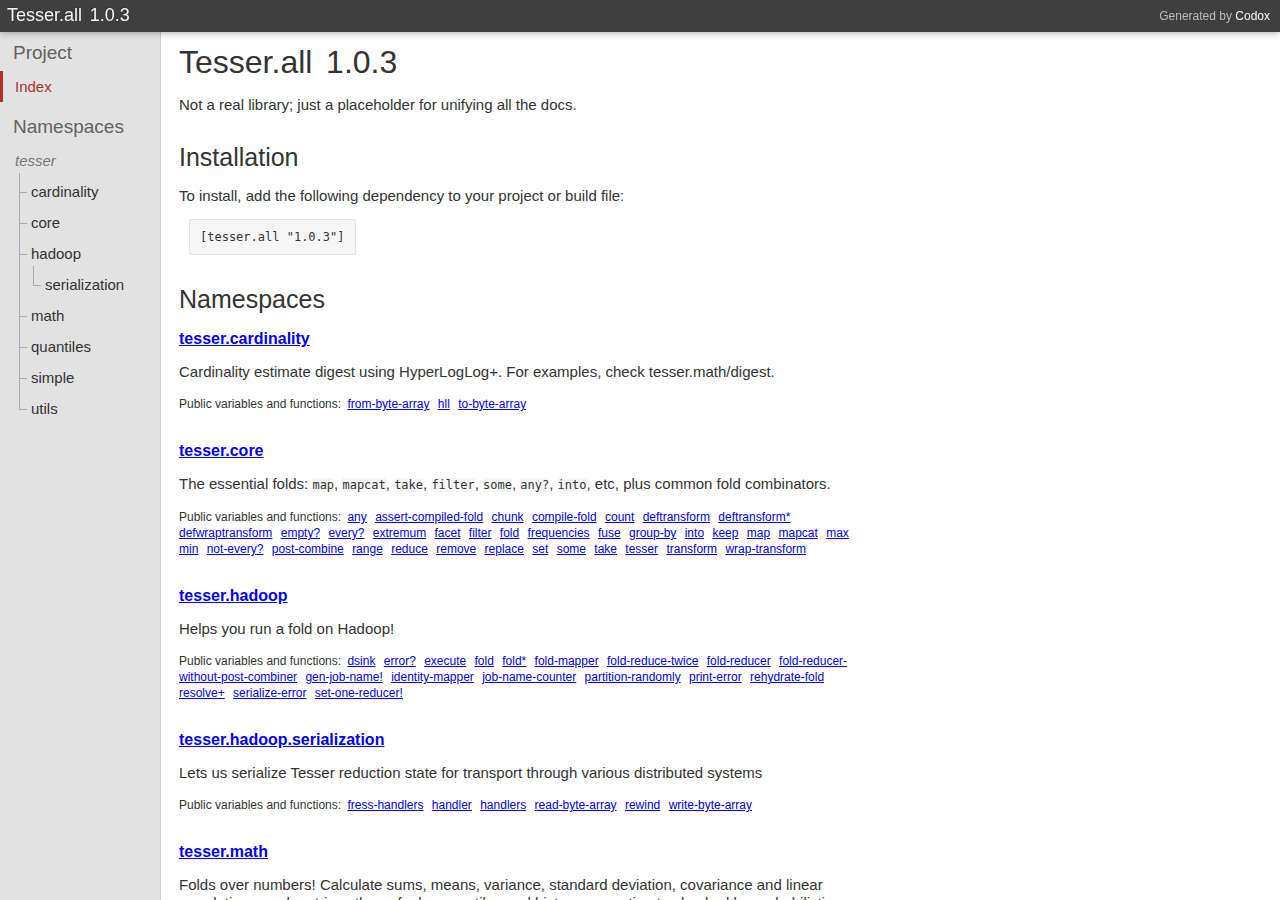
<file: index.html>
<!DOCTYPE html PUBLIC ""
    "">
<html><head><meta charset="UTF-8" /><link href="css/default.css" rel="stylesheet" type="text/css" /><script src="js/jquery.min.js" type="text/javascript"></script><script src="js/page_effects.js" type="text/javascript"></script><script src="js/highlight.min.js" type="text/javascript"></script><link href="css/highlight.css" rel="stylesheet" type="text/css" /><script>hljs.initHighlightingOnLoad();</script><title>Tesser.all 1.0.3</title></head><body><div id="header"><h2>Generated by <a href="https://github.com/weavejester/codox">Codox</a></h2><h1><a href="index.html"><span class="project-title"><span class="project-name">Tesser.all</span> <span class="project-version">1.0.3</span></span></a></h1></div><div class="sidebar primary"><h3 class="no-link"><span class="inner">Project</span></h3><ul class="index-link"><li class="depth-1 current"><a href="index.html"><div class="inner">Index</div></a></li></ul><h3 class="no-link"><span class="inner">Namespaces</span></h3><ul><li class="depth-1"><div class="no-link"><div class="inner"><span class="tree"><span class="top"></span><span class="bottom"></span></span><span>tesser</span></div></div></li><li class="depth-2 branch"><a href="tesser.cardinality.html"><div class="inner"><span class="tree"><span class="top"></span><span class="bottom"></span></span><span>cardinality</span></div></a></li><li class="depth-2 branch"><a href="tesser.core.html"><div class="inner"><span class="tree"><span class="top"></span><span class="bottom"></span></span><span>core</span></div></a></li><li class="depth-2"><a href="tesser.hadoop.html"><div class="inner"><span class="tree"><span class="top"></span><span class="bottom"></span></span><span>hadoop</span></div></a></li><li class="depth-3"><a href="tesser.hadoop.serialization.html"><div class="inner"><span class="tree"><span class="top"></span><span class="bottom"></span></span><span>serialization</span></div></a></li><li class="depth-2 branch"><a href="tesser.math.html"><div class="inner"><span class="tree" style="top: -52px;"><span class="top" style="height: 61px;"></span><span class="bottom"></span></span><span>math</span></div></a></li><li class="depth-2 branch"><a href="tesser.quantiles.html"><div class="inner"><span class="tree"><span class="top"></span><span class="bottom"></span></span><span>quantiles</span></div></a></li><li class="depth-2 branch"><a href="tesser.simple.html"><div class="inner"><span class="tree"><span class="top"></span><span class="bottom"></span></span><span>simple</span></div></a></li><li class="depth-2"><a href="tesser.utils.html"><div class="inner"><span class="tree"><span class="top"></span><span class="bottom"></span></span><span>utils</span></div></a></li></ul></div><div class="namespace-index" id="content"><h1><span class="project-title"><span class="project-name">Tesser.all</span> <span class="project-version">1.0.3</span></span></h1><div class="doc"><p>Not a real library; just a placeholder for unifying all the docs.</p></div><h2>Installation</h2><p>To install, add the following dependency to your project or build file:</p><pre class="deps">[tesser.all "1.0.3"]</pre><h2>Namespaces</h2><div class="namespace"><h3><a href="tesser.cardinality.html">tesser.cardinality</a></h3><div class="doc"><div class="markdown"><p>Cardinality estimate digest using HyperLogLog+. For examples, check tesser.math/digest.</p></div></div><div class="index"><p>Public variables and functions:</p><ul><li> <a href="tesser.cardinality.html#var-from-byte-array">from-byte-array</a> </li><li> <a href="tesser.cardinality.html#var-hll">hll</a> </li><li> <a href="tesser.cardinality.html#var-to-byte-array">to-byte-array</a> </li></ul></div></div><div class="namespace"><h3><a href="tesser.core.html">tesser.core</a></h3><div class="doc"><div class="markdown"><p>The essential folds: <code>map</code>, <code>mapcat</code>, <code>take</code>, <code>filter</code>, <code>some</code>, <code>any?</code>, <code>into</code>, etc, plus common fold combinators.</p></div></div><div class="index"><p>Public variables and functions:</p><ul><li> <a href="tesser.core.html#var-any">any</a> </li><li> <a href="tesser.core.html#var-assert-compiled-fold">assert-compiled-fold</a> </li><li> <a href="tesser.core.html#var-chunk">chunk</a> </li><li> <a href="tesser.core.html#var-compile-fold">compile-fold</a> </li><li> <a href="tesser.core.html#var-count">count</a> </li><li> <a href="tesser.core.html#var-deftransform">deftransform</a> </li><li> <a href="tesser.core.html#var-deftransform*">deftransform*</a> </li><li> <a href="tesser.core.html#var-defwraptransform">defwraptransform</a> </li><li> <a href="tesser.core.html#var-empty.3F">empty?</a> </li><li> <a href="tesser.core.html#var-every.3F">every?</a> </li><li> <a href="tesser.core.html#var-extremum">extremum</a> </li><li> <a href="tesser.core.html#var-facet">facet</a> </li><li> <a href="tesser.core.html#var-filter">filter</a> </li><li> <a href="tesser.core.html#var-fold">fold</a> </li><li> <a href="tesser.core.html#var-frequencies">frequencies</a> </li><li> <a href="tesser.core.html#var-fuse">fuse</a> </li><li> <a href="tesser.core.html#var-group-by">group-by</a> </li><li> <a href="tesser.core.html#var-into">into</a> </li><li> <a href="tesser.core.html#var-keep">keep</a> </li><li> <a href="tesser.core.html#var-map">map</a> </li><li> <a href="tesser.core.html#var-mapcat">mapcat</a> </li><li> <a href="tesser.core.html#var-max">max</a> </li><li> <a href="tesser.core.html#var-min">min</a> </li><li> <a href="tesser.core.html#var-not-every.3F">not-every?</a> </li><li> <a href="tesser.core.html#var-post-combine">post-combine</a> </li><li> <a href="tesser.core.html#var-range">range</a> </li><li> <a href="tesser.core.html#var-reduce">reduce</a> </li><li> <a href="tesser.core.html#var-remove">remove</a> </li><li> <a href="tesser.core.html#var-replace">replace</a> </li><li> <a href="tesser.core.html#var-set">set</a> </li><li> <a href="tesser.core.html#var-some">some</a> </li><li> <a href="tesser.core.html#var-take">take</a> </li><li> <a href="tesser.core.html#var-tesser">tesser</a> </li><li> <a href="tesser.core.html#var-transform">transform</a> </li><li> <a href="tesser.core.html#var-wrap-transform">wrap-transform</a> </li></ul></div></div><div class="namespace"><h3><a href="tesser.hadoop.html">tesser.hadoop</a></h3><div class="doc"><div class="markdown"><p>Helps you run a fold on Hadoop!</p></div></div><div class="index"><p>Public variables and functions:</p><ul><li> <a href="tesser.hadoop.html#var-dsink">dsink</a> </li><li> <a href="tesser.hadoop.html#var-error.3F">error?</a> </li><li> <a href="tesser.hadoop.html#var-execute">execute</a> </li><li> <a href="tesser.hadoop.html#var-fold">fold</a> </li><li> <a href="tesser.hadoop.html#var-fold*">fold*</a> </li><li> <a href="tesser.hadoop.html#var-fold-mapper">fold-mapper</a> </li><li> <a href="tesser.hadoop.html#var-fold-reduce-twice">fold-reduce-twice</a> </li><li> <a href="tesser.hadoop.html#var-fold-reducer">fold-reducer</a> </li><li> <a href="tesser.hadoop.html#var-fold-reducer-without-post-combiner">fold-reducer-without-post-combiner</a> </li><li> <a href="tesser.hadoop.html#var-gen-job-name.21">gen-job-name!</a> </li><li> <a href="tesser.hadoop.html#var-identity-mapper">identity-mapper</a> </li><li> <a href="tesser.hadoop.html#var-job-name-counter">job-name-counter</a> </li><li> <a href="tesser.hadoop.html#var-partition-randomly">partition-randomly</a> </li><li> <a href="tesser.hadoop.html#var-print-error">print-error</a> </li><li> <a href="tesser.hadoop.html#var-rehydrate-fold">rehydrate-fold</a> </li><li> <a href="tesser.hadoop.html#var-resolve.2B">resolve+</a> </li><li> <a href="tesser.hadoop.html#var-serialize-error">serialize-error</a> </li><li> <a href="tesser.hadoop.html#var-set-one-reducer.21">set-one-reducer!</a> </li></ul></div></div><div class="namespace"><h3><a href="tesser.hadoop.serialization.html">tesser.hadoop.serialization</a></h3><div class="doc"><div class="markdown"><p>Lets us serialize Tesser reduction state for transport through various distributed systems</p></div></div><div class="index"><p>Public variables and functions:</p><ul><li> <a href="tesser.hadoop.serialization.html#var-fress-handlers">fress-handlers</a> </li><li> <a href="tesser.hadoop.serialization.html#var-handler">handler</a> </li><li> <a href="tesser.hadoop.serialization.html#var-handlers">handlers</a> </li><li> <a href="tesser.hadoop.serialization.html#var-read-byte-array">read-byte-array</a> </li><li> <a href="tesser.hadoop.serialization.html#var-rewind">rewind</a> </li><li> <a href="tesser.hadoop.serialization.html#var-write-byte-array">write-byte-array</a> </li></ul></div></div><div class="namespace"><h3><a href="tesser.math.html">tesser.math</a></h3><div class="doc"><div class="markdown"><p>Folds over numbers! Calculate sums, means, variance, standard deviation, covariance and linear correlations, and matrices thereof, plus quantiles and histograms estimates backed by probabilistic QDigests.</p></div></div><div class="index"><p>Public variables and functions:</p><ul><li> <a href="tesser.math.html#var-correlation">correlation</a> </li><li> <a href="tesser.math.html#var-correlation.2Bcount">correlation+count</a> </li><li> <a href="tesser.math.html#var-correlation.2Bcount-matrix">correlation+count-matrix</a> </li><li> <a href="tesser.math.html#var-correlation-matrix">correlation-matrix</a> </li><li> <a href="tesser.math.html#var-covariance">covariance</a> </li><li> <a href="tesser.math.html#var-covariance-matrix">covariance-matrix</a> </li><li> <a href="tesser.math.html#var-digest">digest</a> </li><li> <a href="tesser.math.html#var-fuse-matrix">fuse-matrix</a> </li><li> <a href="tesser.math.html#var-mean">mean</a> </li><li> <a href="tesser.math.html#var-standard-deviation">standard-deviation</a> </li><li> <a href="tesser.math.html#var-sum">sum</a> </li><li> <a href="tesser.math.html#var-variance">variance</a> </li></ul></div></div><div class="namespace"><h3><a href="tesser.quantiles.html">tesser.quantiles</a></h3><div class="doc"><div class="markdown"><p>Supports various streaming quantile sketches</p></div></div><div class="index"><p>Public variables and functions:</p><ul><li> <a href="tesser.quantiles.html#var--.3EDualHistogram">-&gt;DualHistogram</a> </li><li> <a href="tesser.quantiles.html#var-byte-buffer-.3Ebytes">byte-buffer-&gt;bytes</a> </li><li> <a href="tesser.quantiles.html#var-bytes-.3Ebyte-buffer">bytes-&gt;byte-buffer</a> </li><li> <a href="tesser.quantiles.html#var-CumulativeDistribution">CumulativeDistribution</a> </li><li> <a href="tesser.quantiles.html#var-Digest">Digest</a> </li><li> <a href="tesser.quantiles.html#var-distribution">distribution</a> </li><li> <a href="tesser.quantiles.html#var-dual">dual</a> </li><li> <a href="tesser.quantiles.html#var-hdr-histogram">hdr-histogram</a> </li><li> <a href="tesser.quantiles.html#var-map-.3EDualHistogram">map-&gt;DualHistogram</a> </li><li> <a href="tesser.quantiles.html#var-Quantile">Quantile</a> </li></ul></div></div><div class="namespace"><h3><a href="tesser.simple.html">tesser.simple</a></h3><div class="doc"><div class="markdown"><p>Drop-in replacement for <code>reducers/fold</code> and <code>core/reduce</code>, where order doesn’t matter.</p></div></div><div class="index"><p>Public variables and functions:</p><ul><li> <a href="tesser.simple.html#var-fold">fold</a> </li><li> <a href="tesser.simple.html#var-reduce">reduce</a> </li></ul></div></div><div class="namespace"><h3><a href="tesser.utils.html">tesser.utils</a></h3><div class="doc"><div class="markdown"><p>Toolbox.</p></div></div><div class="index"><p>Public variables and functions:</p><ul><li> <a href="tesser.utils.html#var--.3EUnsafePair">-&gt;UnsafePair</a> </li><li> <a href="tesser.utils.html#var-append">append</a> </li><li> <a href="tesser.utils.html#var-bytes.3F">bytes?</a> </li><li> <a href="tesser.utils.html#var-chunk-array">chunk-array</a> </li><li> <a href="tesser.utils.html#var-chunk-vec">chunk-vec</a> </li><li> <a href="tesser.utils.html#var-complete-triangular-matrix">complete-triangular-matrix</a> </li><li> <a href="tesser.utils.html#var-cumulative-sums">cumulative-sums</a> </li><li> <a href="tesser.utils.html#var-def-type-predicate">def-type-predicate</a> </li><li> <a href="tesser.utils.html#var-differences">differences</a> </li><li> <a href="tesser.utils.html#var-doubles.3F">doubles?</a> </li><li> <a href="tesser.utils.html#var-first-non-nil-reducer">first-non-nil-reducer</a> </li><li> <a href="tesser.utils.html#var-floats.3F">floats?</a> </li><li> <a href="tesser.utils.html#var-index-by">index-by</a> </li><li> <a href="tesser.utils.html#var-ints.3F">ints?</a> </li><li> <a href="tesser.utils.html#var-longs.3F">longs?</a> </li><li> <a href="tesser.utils.html#var-map-vals">map-vals</a> </li><li> <a href="tesser.utils.html#var-maybe-unary">maybe-unary</a> </li><li> <a href="tesser.utils.html#var-objects.3F">objects?</a> </li><li> <a href="tesser.utils.html#var-Pair">Pair</a> </li><li> <a href="tesser.utils.html#var-path-fn">path-fn</a> </li><li> <a href="tesser.utils.html#var-prepend">prepend</a> </li><li> <a href="tesser.utils.html#var-reduce-first">reduce-first</a> </li><li> <a href="tesser.utils.html#var-reducible-chunk">reducible-chunk</a> </li><li> <a href="tesser.utils.html#var-reducible-slice">reducible-slice</a> </li><li> <a href="tesser.utils.html#var-reducible-slice-bytes">reducible-slice-bytes</a> </li><li> <a href="tesser.utils.html#var-reducible-slice-doubles">reducible-slice-doubles</a> </li><li> <a href="tesser.utils.html#var-reducible-slice-floats">reducible-slice-floats</a> </li><li> <a href="tesser.utils.html#var-reducible-slice-ints">reducible-slice-ints</a> </li><li> <a href="tesser.utils.html#var-reducible-slice-longs">reducible-slice-longs</a> </li><li> <a href="tesser.utils.html#var-reducible-slice-objects">reducible-slice-objects</a> </li><li> <a href="tesser.utils.html#var-reducible-slice-shorts">reducible-slice-shorts</a> </li><li> <a href="tesser.utils.html#var-scred">scred</a> </li><li> <a href="tesser.utils.html#var-shorts.3F">shorts?</a> </li><li> <a href="tesser.utils.html#var-successive-pairs">successive-pairs</a> </li><li> <a href="tesser.utils.html#var-unsafe-pair">unsafe-pair</a> </li><li> <a href="tesser.utils.html#var-var-.3Esym">var-&gt;sym</a> </li></ul></div></div></div></body></html>
</file>
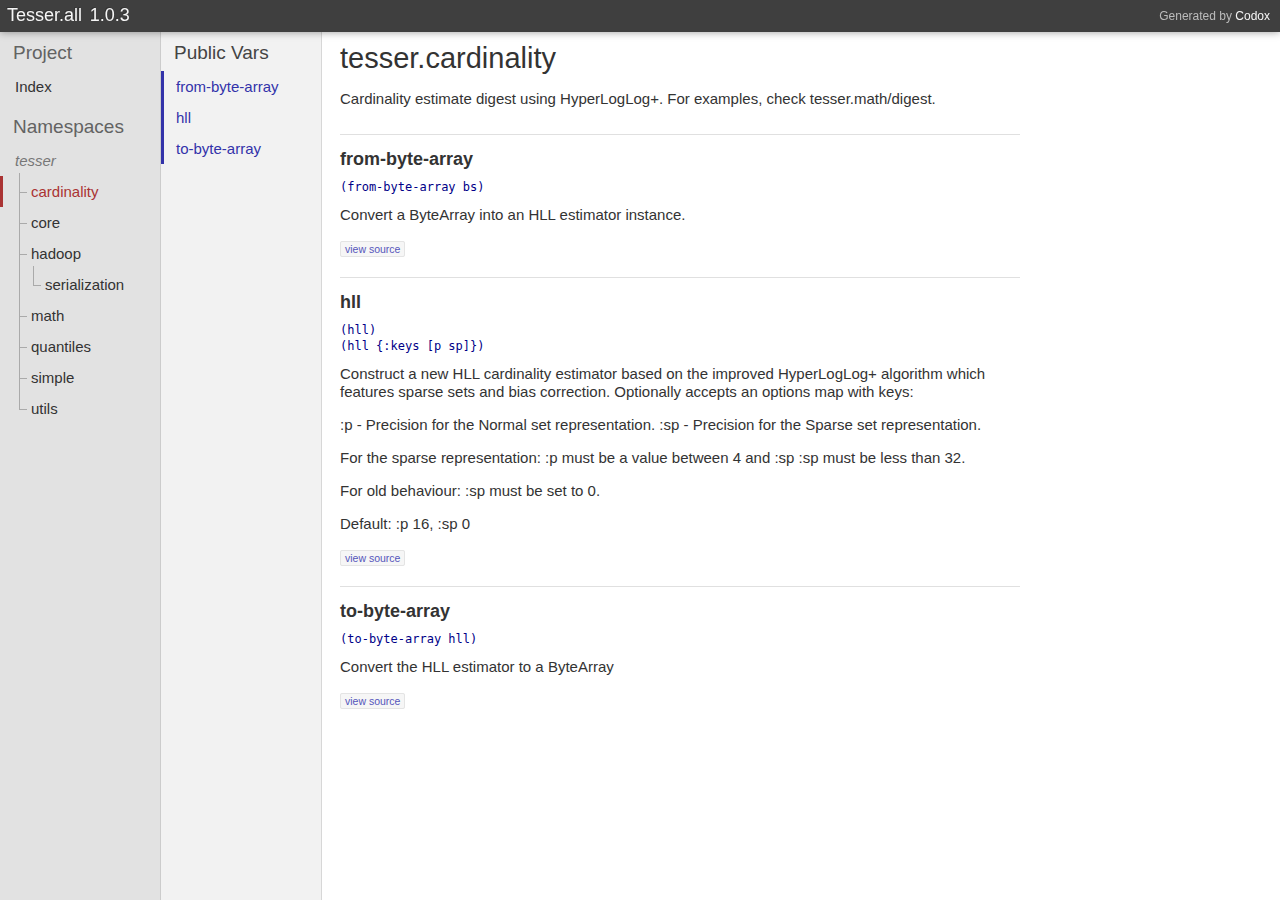
<file: tesser.cardinality.html>
<!DOCTYPE html PUBLIC ""
    "">
<html><head><meta charset="UTF-8" /><link href="css/default.css" rel="stylesheet" type="text/css" /><script src="js/jquery.min.js" type="text/javascript"></script><script src="js/page_effects.js" type="text/javascript"></script><script src="js/highlight.min.js" type="text/javascript"></script><link href="css/highlight.css" rel="stylesheet" type="text/css" /><script>hljs.initHighlightingOnLoad();</script><title>tesser.cardinality documentation</title></head><body><div id="header"><h2>Generated by <a href="https://github.com/weavejester/codox">Codox</a></h2><h1><a href="index.html"><span class="project-title"><span class="project-name">Tesser.all</span> <span class="project-version">1.0.3</span></span></a></h1></div><div class="sidebar primary"><h3 class="no-link"><span class="inner">Project</span></h3><ul class="index-link"><li class="depth-1 "><a href="index.html"><div class="inner">Index</div></a></li></ul><h3 class="no-link"><span class="inner">Namespaces</span></h3><ul><li class="depth-1"><div class="no-link"><div class="inner"><span class="tree"><span class="top"></span><span class="bottom"></span></span><span>tesser</span></div></div></li><li class="depth-2 branch current"><a href="tesser.cardinality.html"><div class="inner"><span class="tree"><span class="top"></span><span class="bottom"></span></span><span>cardinality</span></div></a></li><li class="depth-2 branch"><a href="tesser.core.html"><div class="inner"><span class="tree"><span class="top"></span><span class="bottom"></span></span><span>core</span></div></a></li><li class="depth-2"><a href="tesser.hadoop.html"><div class="inner"><span class="tree"><span class="top"></span><span class="bottom"></span></span><span>hadoop</span></div></a></li><li class="depth-3"><a href="tesser.hadoop.serialization.html"><div class="inner"><span class="tree"><span class="top"></span><span class="bottom"></span></span><span>serialization</span></div></a></li><li class="depth-2 branch"><a href="tesser.math.html"><div class="inner"><span class="tree" style="top: -52px;"><span class="top" style="height: 61px;"></span><span class="bottom"></span></span><span>math</span></div></a></li><li class="depth-2 branch"><a href="tesser.quantiles.html"><div class="inner"><span class="tree"><span class="top"></span><span class="bottom"></span></span><span>quantiles</span></div></a></li><li class="depth-2 branch"><a href="tesser.simple.html"><div class="inner"><span class="tree"><span class="top"></span><span class="bottom"></span></span><span>simple</span></div></a></li><li class="depth-2"><a href="tesser.utils.html"><div class="inner"><span class="tree"><span class="top"></span><span class="bottom"></span></span><span>utils</span></div></a></li></ul></div><div class="sidebar secondary"><h3><a href="#top"><span class="inner">Public Vars</span></a></h3><ul><li class="depth-1"><a href="tesser.cardinality.html#var-from-byte-array"><div class="inner"><span>from-byte-array</span></div></a></li><li class="depth-1"><a href="tesser.cardinality.html#var-hll"><div class="inner"><span>hll</span></div></a></li><li class="depth-1"><a href="tesser.cardinality.html#var-to-byte-array"><div class="inner"><span>to-byte-array</span></div></a></li></ul></div><div class="namespace-docs" id="content"><h1 class="anchor" id="top">tesser.cardinality</h1><div class="doc"><div class="markdown"><p>Cardinality estimate digest using HyperLogLog+. For examples, check tesser.math/digest.</p></div></div><div class="public anchor" id="var-from-byte-array"><h3>from-byte-array</h3><div class="usage"><code>(from-byte-array bs)</code></div><div class="doc"><div class="markdown"><p>Convert a ByteArray into an HLL estimator instance.</p></div></div><div class="src-link"><a href="http://github.com/aphyr/tesser/blob/1.0.3/../math/src/tesser/cardinality.clj#L47">view source</a></div></div><div class="public anchor" id="var-hll"><h3>hll</h3><div class="usage"><code>(hll)</code><code>(hll {:keys [p sp]})</code></div><div class="doc"><div class="markdown"><p>Construct a new HLL cardinality estimator based on the improved HyperLogLog+ algorithm which features sparse sets and bias correction. Optionally accepts an options map with keys:</p>
<p>:p - Precision for the Normal set representation. :sp - Precision for the Sparse set representation.</p>
<p>For the sparse representation: :p must be a value between 4 and :sp :sp must be less than 32.</p>
<p>For old behaviour: :sp must be set to 0.</p>
<p>Default: :p 16, :sp 0</p></div></div><div class="src-link"><a href="http://github.com/aphyr/tesser/blob/1.0.3/../math/src/tesser/cardinality.clj#L8">view source</a></div></div><div class="public anchor" id="var-to-byte-array"><h3>to-byte-array</h3><div class="usage"><code>(to-byte-array hll)</code></div><div class="doc"><div class="markdown"><p>Convert the HLL estimator to a ByteArray</p></div></div><div class="src-link"><a href="http://github.com/aphyr/tesser/blob/1.0.3/../math/src/tesser/cardinality.clj#L41">view source</a></div></div></div></body></html>
</file>
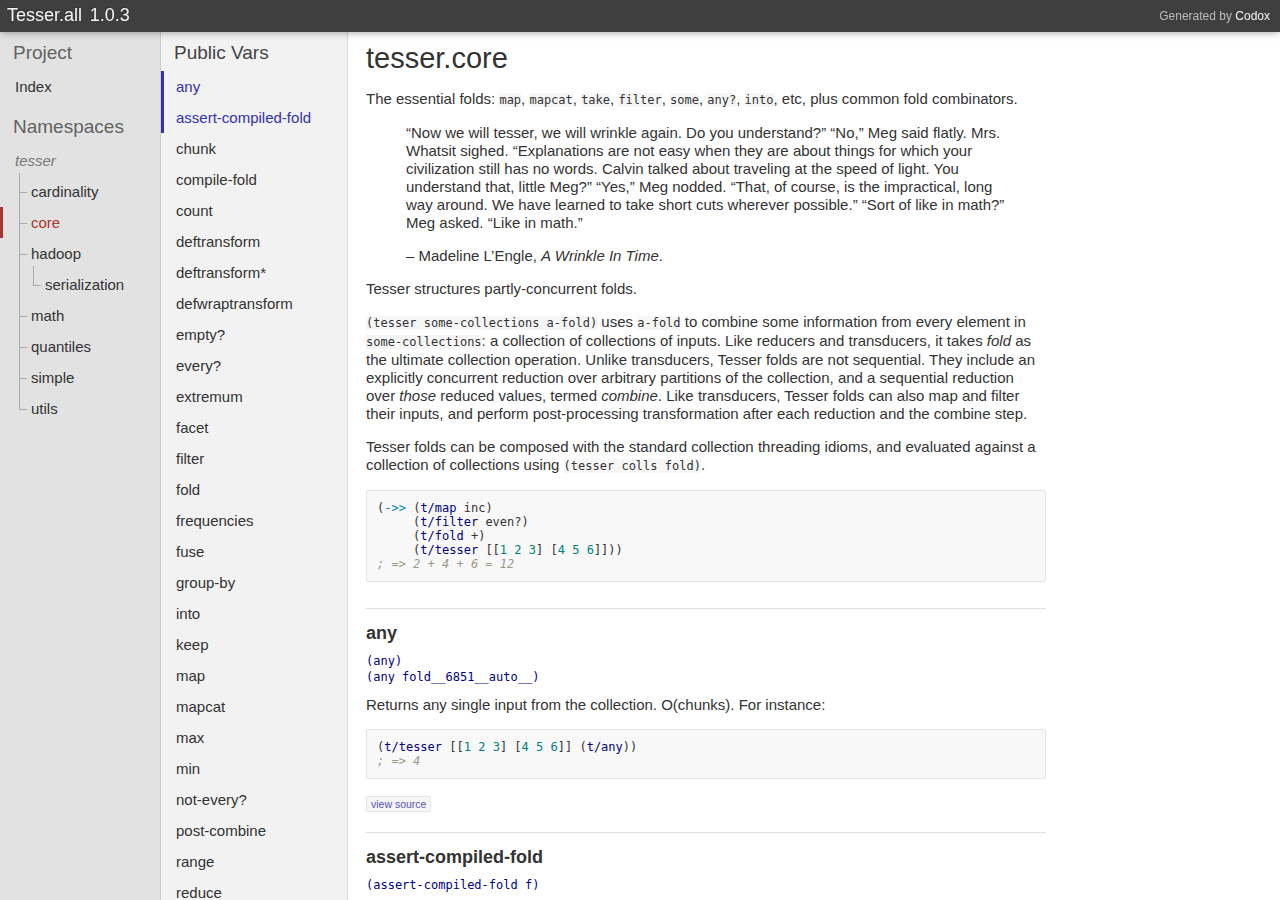
<file: tesser.core.html>
<!DOCTYPE html PUBLIC ""
    "">
<html><head><meta charset="UTF-8" /><link href="css/default.css" rel="stylesheet" type="text/css" /><script src="js/jquery.min.js" type="text/javascript"></script><script src="js/page_effects.js" type="text/javascript"></script><script src="js/highlight.min.js" type="text/javascript"></script><link href="css/highlight.css" rel="stylesheet" type="text/css" /><script>hljs.initHighlightingOnLoad();</script><title>tesser.core documentation</title></head><body><div id="header"><h2>Generated by <a href="https://github.com/weavejester/codox">Codox</a></h2><h1><a href="index.html"><span class="project-title"><span class="project-name">Tesser.all</span> <span class="project-version">1.0.3</span></span></a></h1></div><div class="sidebar primary"><h3 class="no-link"><span class="inner">Project</span></h3><ul class="index-link"><li class="depth-1 "><a href="index.html"><div class="inner">Index</div></a></li></ul><h3 class="no-link"><span class="inner">Namespaces</span></h3><ul><li class="depth-1"><div class="no-link"><div class="inner"><span class="tree"><span class="top"></span><span class="bottom"></span></span><span>tesser</span></div></div></li><li class="depth-2 branch"><a href="tesser.cardinality.html"><div class="inner"><span class="tree"><span class="top"></span><span class="bottom"></span></span><span>cardinality</span></div></a></li><li class="depth-2 branch current"><a href="tesser.core.html"><div class="inner"><span class="tree"><span class="top"></span><span class="bottom"></span></span><span>core</span></div></a></li><li class="depth-2"><a href="tesser.hadoop.html"><div class="inner"><span class="tree"><span class="top"></span><span class="bottom"></span></span><span>hadoop</span></div></a></li><li class="depth-3"><a href="tesser.hadoop.serialization.html"><div class="inner"><span class="tree"><span class="top"></span><span class="bottom"></span></span><span>serialization</span></div></a></li><li class="depth-2 branch"><a href="tesser.math.html"><div class="inner"><span class="tree" style="top: -52px;"><span class="top" style="height: 61px;"></span><span class="bottom"></span></span><span>math</span></div></a></li><li class="depth-2 branch"><a href="tesser.quantiles.html"><div class="inner"><span class="tree"><span class="top"></span><span class="bottom"></span></span><span>quantiles</span></div></a></li><li class="depth-2 branch"><a href="tesser.simple.html"><div class="inner"><span class="tree"><span class="top"></span><span class="bottom"></span></span><span>simple</span></div></a></li><li class="depth-2"><a href="tesser.utils.html"><div class="inner"><span class="tree"><span class="top"></span><span class="bottom"></span></span><span>utils</span></div></a></li></ul></div><div class="sidebar secondary"><h3><a href="#top"><span class="inner">Public Vars</span></a></h3><ul><li class="depth-1"><a href="tesser.core.html#var-any"><div class="inner"><span>any</span></div></a></li><li class="depth-1"><a href="tesser.core.html#var-assert-compiled-fold"><div class="inner"><span>assert-compiled-fold</span></div></a></li><li class="depth-1"><a href="tesser.core.html#var-chunk"><div class="inner"><span>chunk</span></div></a></li><li class="depth-1"><a href="tesser.core.html#var-compile-fold"><div class="inner"><span>compile-fold</span></div></a></li><li class="depth-1"><a href="tesser.core.html#var-count"><div class="inner"><span>count</span></div></a></li><li class="depth-1"><a href="tesser.core.html#var-deftransform"><div class="inner"><span>deftransform</span></div></a></li><li class="depth-1"><a href="tesser.core.html#var-deftransform*"><div class="inner"><span>deftransform*</span></div></a></li><li class="depth-1"><a href="tesser.core.html#var-defwraptransform"><div class="inner"><span>defwraptransform</span></div></a></li><li class="depth-1"><a href="tesser.core.html#var-empty.3F"><div class="inner"><span>empty?</span></div></a></li><li class="depth-1"><a href="tesser.core.html#var-every.3F"><div class="inner"><span>every?</span></div></a></li><li class="depth-1"><a href="tesser.core.html#var-extremum"><div class="inner"><span>extremum</span></div></a></li><li class="depth-1"><a href="tesser.core.html#var-facet"><div class="inner"><span>facet</span></div></a></li><li class="depth-1"><a href="tesser.core.html#var-filter"><div class="inner"><span>filter</span></div></a></li><li class="depth-1"><a href="tesser.core.html#var-fold"><div class="inner"><span>fold</span></div></a></li><li class="depth-1"><a href="tesser.core.html#var-frequencies"><div class="inner"><span>frequencies</span></div></a></li><li class="depth-1"><a href="tesser.core.html#var-fuse"><div class="inner"><span>fuse</span></div></a></li><li class="depth-1"><a href="tesser.core.html#var-group-by"><div class="inner"><span>group-by</span></div></a></li><li class="depth-1"><a href="tesser.core.html#var-into"><div class="inner"><span>into</span></div></a></li><li class="depth-1"><a href="tesser.core.html#var-keep"><div class="inner"><span>keep</span></div></a></li><li class="depth-1"><a href="tesser.core.html#var-map"><div class="inner"><span>map</span></div></a></li><li class="depth-1"><a href="tesser.core.html#var-mapcat"><div class="inner"><span>mapcat</span></div></a></li><li class="depth-1"><a href="tesser.core.html#var-max"><div class="inner"><span>max</span></div></a></li><li class="depth-1"><a href="tesser.core.html#var-min"><div class="inner"><span>min</span></div></a></li><li class="depth-1"><a href="tesser.core.html#var-not-every.3F"><div class="inner"><span>not-every?</span></div></a></li><li class="depth-1"><a href="tesser.core.html#var-post-combine"><div class="inner"><span>post-combine</span></div></a></li><li class="depth-1"><a href="tesser.core.html#var-range"><div class="inner"><span>range</span></div></a></li><li class="depth-1"><a href="tesser.core.html#var-reduce"><div class="inner"><span>reduce</span></div></a></li><li class="depth-1"><a href="tesser.core.html#var-remove"><div class="inner"><span>remove</span></div></a></li><li class="depth-1"><a href="tesser.core.html#var-replace"><div class="inner"><span>replace</span></div></a></li><li class="depth-1"><a href="tesser.core.html#var-set"><div class="inner"><span>set</span></div></a></li><li class="depth-1"><a href="tesser.core.html#var-some"><div class="inner"><span>some</span></div></a></li><li class="depth-1"><a href="tesser.core.html#var-take"><div class="inner"><span>take</span></div></a></li><li class="depth-1"><a href="tesser.core.html#var-tesser"><div class="inner"><span>tesser</span></div></a></li><li class="depth-1"><a href="tesser.core.html#var-transform"><div class="inner"><span>transform</span></div></a></li><li class="depth-1"><a href="tesser.core.html#var-wrap-transform"><div class="inner"><span>wrap-transform</span></div></a></li></ul></div><div class="namespace-docs" id="content"><h1 class="anchor" id="top">tesser.core</h1><div class="doc"><div class="markdown"><p>The essential folds: <code>map</code>, <code>mapcat</code>, <code>take</code>, <code>filter</code>, <code>some</code>, <code>any?</code>, <code>into</code>, etc, plus common fold combinators.</p>
<blockquote>
  <p>“Now we will tesser, we will wrinkle again. Do you understand?” “No,” Meg said flatly. Mrs. Whatsit sighed. “Explanations are not easy when they are about things for which your civilization still has no words. Calvin talked about traveling at the speed of light. You understand that, little Meg?” “Yes,” Meg nodded. “That, of course, is the impractical, long way around. We have learned to take short cuts wherever possible.” “Sort of like in math?” Meg asked. “Like in math.”</p>
  <p>– Madeline L’Engle, <em>A Wrinkle In Time</em>.</p>
</blockquote>
<p>Tesser structures partly-concurrent folds.</p>
<p><code>(tesser some-collections a-fold)</code> uses <code>a-fold</code> to combine some information from every element in <code>some-collections</code>: a collection of collections of inputs. Like reducers and transducers, it takes <em>fold</em> as the ultimate collection operation. Unlike transducers, Tesser folds are not sequential. They include an explicitly concurrent reduction over arbitrary partitions of the collection, and a sequential reduction over <em>those</em> reduced values, termed <em>combine</em>. Like transducers, Tesser folds can also map and filter their inputs, and perform post-processing transformation after each reduction and the combine step.</p>
<p>Tesser folds can be composed with the standard collection threading idioms, and evaluated against a collection of collections using <code>(tesser colls
fold)</code>.</p>
<pre><code>(-&gt;&gt; (t/map inc)
     (t/filter even?)
     (t/fold +)
     (t/tesser [[1 2 3] [4 5 6]]))
; =&gt; 2 + 4 + 6 = 12
</code></pre></div></div><div class="public anchor" id="var-any"><h3>any</h3><div class="usage"><code>(any)</code><code>(any fold__6851__auto__)</code></div><div class="doc"><div class="markdown"><p>Returns any single input from the collection. O(chunks). For instance:</p>
<pre><code>(t/tesser [[1 2 3] [4 5 6]] (t/any))
; =&gt; 4
</code></pre></div></div><div class="src-link"><a href="http://github.com/aphyr/tesser/blob/1.0.3/../core/src/tesser/core.clj#L998">view source</a></div></div><div class="public anchor" id="var-assert-compiled-fold"><h3>assert-compiled-fold</h3><div class="usage"><code>(assert-compiled-fold f)</code></div><div class="doc"><div class="markdown"><p>Is this a valid compiled fold? Throws with a helpful message if the fold is invalid.</p></div></div><div class="src-link"><a href="http://github.com/aphyr/tesser/blob/1.0.3/../core/src/tesser/core.clj#L223">view source</a></div></div><div class="public anchor" id="var-chunk"><h3>chunk</h3><div class="usage"></div><div class="doc"><div class="markdown"></div></div><div class="src-link"><a href="http://github.com/aphyr/tesser/blob/1.0.3/../core/src/tesser/core.clj#L253">view source</a></div></div><div class="public anchor" id="var-compile-fold"><h3>compile-fold</h3><div class="usage"><code>(compile-fold fold)</code></div><div class="doc"><div class="markdown"><p>Compiles a fold (a sequence of transforms, each represented as a function taking the next transform) to a single map like</p>
<pre><code>{:reducer-identity  (fn [] ...),
 :reducer           (fn [acc x] ...)
 ...}
</code></pre></div></div><div class="src-link"><a href="http://github.com/aphyr/tesser/blob/1.0.3/../core/src/tesser/core.clj#L239">view source</a></div></div><div class="public anchor" id="var-count"><h3>count</h3><div class="usage"><code>(count)</code><code>(count fold__6851__auto__)</code></div><div class="doc"><div class="markdown"><p>How many inputs are there? For instance:</p>
<pre><code>(-&gt;&gt; (t/filter even?)
     (t/count)
     (t/tesser [[1 2 3] [4 5 6]]))
; =&gt; 3
</code></pre></div></div><div class="src-link"><a href="http://github.com/aphyr/tesser/blob/1.0.3/../core/src/tesser/core.clj#L927">view source</a></div></div><div class="public anchor" id="var-deftransform"><h3>deftransform</h3><h4 class="type">macro</h4><div class="usage"><code>(deftransform &amp; args)</code></div><div class="doc"><div class="markdown"><p>Deftransform, assuming transforms should be appended to the end of the fold; e.g. innermost.</p></div></div><div class="src-link"><a href="http://github.com/aphyr/tesser/blob/1.0.3/../core/src/tesser/core.clj#L382">view source</a></div></div><div class="public anchor" id="var-deftransform*"><h3>deftransform*</h3><h4 class="type">macro</h4><div class="usage"><code>(deftransform* conjoiner name docstring args &amp; body)</code></div><div class="doc"><div class="markdown"><p>We’re trying to build functions that look like…</p>
<pre><code>(defn map
  "Takes a function `f` and an optional fold. Returns a version of the
  fold which finally calls (f element) to transform each element."
  ([f]
   (map f []))
  ([f fold]
   (append fold
           (fn build [{:keys [reducer] :as downstream}]
             (assoc downstream :reducer
                    (fn reducer [acc input] (reducer acc (f input)))))))))
</code></pre>
<p>Which involves a fair bit of shared boilerplate: the single-arity variant of the transform, the append/prepend logic, the annealing function and its destructuring bind, etc. We’ll wrap these up in an anaphoric macro called <code>deftransform</code>, which takes a function (e.g. <code>append</code>) to conjoin this transform with the fold. Within the body, <code>reducer-identity-</code>, <code>reducer-</code>, <code>post-reducer-</code>, <code>combiner-identity-</code>, <code>combiner-</code>, <code>post-combiner-</code> are all bound to the downstream transform’s component functions, and <code>downstream</code> is bound to the downstream transform itself.</p></div></div><div class="src-link"><a href="http://github.com/aphyr/tesser/blob/1.0.3/../core/src/tesser/core.clj#L344">view source</a></div></div><div class="public anchor" id="var-defwraptransform"><h3>defwraptransform</h3><h4 class="type">macro</h4><div class="usage"><code>(defwraptransform &amp; args)</code></div><div class="doc"><div class="markdown"><p>Like deftransform, but prepends the given transform to the beginning of the fold; e.g. outermost.</p></div></div><div class="src-link"><a href="http://github.com/aphyr/tesser/blob/1.0.3/../core/src/tesser/core.clj#L388">view source</a></div></div><div class="public anchor" id="var-empty.3F"><h3>empty?</h3><div class="usage"><code>(empty? &amp; [f])</code></div><div class="doc"><div class="markdown"><p>Returns true iff no inputs arrive; false otherwise. For instance:</p>
<pre><code>(t/tesser [[]] (t/empty?))
; =&gt; true
</code></pre></div></div><div class="src-link"><a href="http://github.com/aphyr/tesser/blob/1.0.3/../core/src/tesser/core.clj#L1015">view source</a></div></div><div class="public anchor" id="var-every.3F"><h3>every?</h3><div class="usage"><code>(every? pred &amp; [f])</code></div><div class="doc"><div class="markdown"><p>True iff every input satisfies the given predicate, false otherwise. For instance:</p>
<pre><code>(t/tesser [[1 3 5]] (t/every? odd?))
; =&gt; true
</code></pre></div></div><div class="src-link"><a href="http://github.com/aphyr/tesser/blob/1.0.3/../core/src/tesser/core.clj#L1027">view source</a></div></div><div class="public anchor" id="var-extremum"><h3>extremum</h3><div class="usage"><code>(extremum compare)</code><code>(extremum compare fold__6851__auto__)</code></div><div class="doc"><div class="markdown"><p>Finds the largest element using a comparison function, e.g. <code>compare</code>. For example:</p>
<pre><code>(t/tesser [[5 4] [3 2] [1 0]] (t/extremum compare))
; =&gt; 5
</code></pre></div></div><div class="src-link"><a href="http://github.com/aphyr/tesser/blob/1.0.3/../core/src/tesser/core.clj#L1053">view source</a></div></div><div class="public anchor" id="var-facet"><h3>facet</h3><div class="usage"><code>(facet)</code><code>(facet fold__6851__auto__)</code></div><div class="doc"><div class="markdown"><p>Your inputs are maps, and you want to apply a fold to each value independently. Facet generalizes a fold over a single value to operate on maps of keys to those values, returning a map of keys to the results of the fold over all values for that key. Each key gets an independent instance of the fold.</p>
<p>For instance, say you have inputs like</p>
<pre><code>{:x 1, :y 2}
{}
{:y 3, :z 4}
</code></pre>
<p>Then the fold</p>
<pre><code>(-&gt;&gt; (facet)
     (mean))
</code></pre>
<p>returns a map for each key’s mean value:</p>
<pre><code>{:x 1, :y 2, :z 4}
</code></pre></div></div><div class="src-link"><a href="http://github.com/aphyr/tesser/blob/1.0.3/../core/src/tesser/core.clj#L817">view source</a></div></div><div class="public anchor" id="var-filter"><h3>filter</h3><div class="usage"><code>(filter pred)</code><code>(filter pred fold__6851__auto__)</code></div><div class="doc"><div class="markdown"><p>Takes a predicate function <code>pred</code> and an optional fold. Returns a version of the fold which only passes on inputs to subsequent transforms when (pred input) is truthy.</p>
<pre><code>(-&gt;&gt; (t/filter odd?)
     (t/into [])
     (t/tesser [[1 2 3 4 5 6]]))
 ; =&gt; [1 3 5]
</code></pre></div></div><div class="src-link"><a href="http://github.com/aphyr/tesser/blob/1.0.3/../core/src/tesser/core.clj#L447">view source</a></div></div><div class="public anchor" id="var-fold"><h3>fold</h3><div class="usage"><code>(fold m)</code><code>(fold m fold__6851__auto__)</code></div><div class="doc"><div class="markdown"><p>An arbitrary terminal fold. Takes a compiled fold and yields an uncompiled fold that can be composed with the usual Tesser transforms (<code>map</code>, <code>filter</code>, etc), or passed directly to <code>tesser</code>. For instance, a sum of numbers:</p>
<p>(-&gt;&gt; (t/fold {:reducer-identity (constantly 0)  :reducer +  :post-reducer identity  :combiner-identity (constantly 0)  :combiner +  :post-combiner identity})  (t/tesser <a href="null">5 6 7] [] [8</a>)) ; =&gt; 26</p>
<p>Fold has several shortcuts to make defining folds more concise:</p>
<ul>
  <li><code>:reducer</code>: if <code>m</code> is a function, not a map, defaults to <code>m</code>.</li>
  <li><code>:combiner</code>: defaults to <code>:reducer</code></li>
  <li><code>:reducer-identity</code>: defaults to <code>:identity</code>, or else <code>:reducer</code></li>
  <li><code>:combiner-identity</code>: defaults to <code>:identity</code>, or else <code>:combiner</code></li>
  <li><code>:post-reducer</code>: defaults to <code>:reducer</code>, or <code>identity</code> if <code>:reducer</code> has no  unary arity.</li>
  <li><code>:post-combiner</code> defaults to <code>:combiner</code>, or <code>identity</code> if <code>:combiner</code> has  no unary arity.</li>
</ul>
<p>So we can find a sorted set of all inputs using:</p>
<p>(-&gt;&gt; (t/fold {:identity sorted-set  :reducer conj  :combiner into})  (t/tesser <a href="null">1 2] [2 3</a>)) ; =&gt; #{1 2 3}</p>
<p>And if we provide a function instead of a map, Tesser interprets it using the transducer-style arities: <code>(m)</code> for identity, <code>(m acc)</code> for post-reducer/post-combiner, <code>(m acc input)</code> for reducer/combiner, etc.</p>
<p>(t/tesser <a href="null">1 2 3] [4 5 6</a> (t/fold +)) ; =&gt; 21</p></div></div><div class="src-link"><a href="http://github.com/aphyr/tesser/blob/1.0.3/../core/src/tesser/core.clj#L621">view source</a></div></div><div class="public anchor" id="var-frequencies"><h3>frequencies</h3><div class="usage"><code>(frequencies)</code><code>(frequencies fold__6851__auto__)</code></div><div class="doc"><div class="markdown"><p>Like clojure.core/frequencies, returns a map of inputs to the number of times those inputs appeared in the collection.</p>
<pre><code>(t/tesser [[1 2 3] [1 1 1]] (t/frequencies))
; =&gt; {1 4, 2 1, 3 1}
</code></pre></div></div><div class="src-link"><a href="http://github.com/aphyr/tesser/blob/1.0.3/../core/src/tesser/core.clj#L961">view source</a></div></div><div class="public anchor" id="var-fuse"><h3>fuse</h3><div class="usage"><code>(fuse fold-map)</code><code>(fuse fold-map fold__6851__auto__)</code></div><div class="doc"><div class="markdown"><p>You’ve got several folds, and want to execute them in one pass. Fuse is the function for you! It takes a map from keys to folds, like</p>
<pre><code>(-&gt;&gt; (map parse-person)
     (fuse {:age-range    (-&gt;&gt; (map :age) (range))
            :colors-prefs (-&gt;&gt; (map :favorite-color) (frequencies))})
     (tesser people))
</code></pre>
<p>And returns a map from those same keys to the results of the corresponding folds:</p>
<pre><code>{:age-range   [0 74],
 :color-prefs {:red        120
               :blue       312
               :watermelon 1953
               :imhotep    1}}
</code></pre>
<p>Note that this fold only invokes <code>parse-person</code> once for each record, and completes in a single pass. If we ran the age and color folds independently, it’d take two passes over the dataset–and require parsing every person <em>twice</em>.</p>
<p>Fuse and facet both return maps, but generalize over different axes. Fuse applies a fixed set of <em>independent</em> folds over the <em>same</em> inputs, where facet applies the <em>same</em> fold to a dynamic set of keys taken from the inputs.</p>
<p>Note that fuse compiles the folds you pass to it, so you need to build them completely <em>before</em> fusing. The fold <code>fuse</code> returns can happily be combined with other transformations at its level, but its internal folds are sealed and opaque.</p></div></div><div class="src-link"><a href="http://github.com/aphyr/tesser/blob/1.0.3/../core/src/tesser/core.clj#L858">view source</a></div></div><div class="public anchor" id="var-group-by"><h3>group-by</h3><div class="usage"><code>(group-by category-fn)</code><code>(group-by category-fn fold__6851__auto__)</code></div><div class="doc"><div class="markdown"><p>Every input belongs to exactly one category, and you’d like to apply a fold to each category separately.</p>
<p>Group-by takes a function that returns a category for every element, and returns a map of those categories to the results of the downstream fold applied to the inputs in that category.</p>
<p>For instance, say we have a collection of particles of various types, and want to find the highest mass of each particle type:</p>
<pre><code>(-&gt;&gt; (t/group-by :type)
     (t/map :mass)
     (t/max)
     (t/tesser [[{:name :electron, :type :lepton, :mass 0.51}
                 {:name :muon,     :type :lepton, :mass 105.65}
                 {:name :up,       :type :quark,  :mass 1.5}
                 {:name :down,     :type :quark,  :mass 3.5}]]))
; =&gt; {:lepton 105.65, :quark 3.5}
</code></pre></div></div><div class="src-link"><a href="http://github.com/aphyr/tesser/blob/1.0.3/../core/src/tesser/core.clj#L772">view source</a></div></div><div class="public anchor" id="var-into"><h3>into</h3><div class="usage"><code>(into coll)</code><code>(into coll fold__6851__auto__)</code></div><div class="doc"><div class="markdown"><p>Adds all inputs to the given collection using conj. Ordering of elements from distinct chunks is undefined.</p>
<pre><code>(t/tesser [[1 2 3] [4 5 6] [7 8 9]] (t/into []))
; =&gt; [7 8 9 1 2 3 4 5 6]
</code></pre></div></div><div class="src-link"><a href="http://github.com/aphyr/tesser/blob/1.0.3/../core/src/tesser/core.clj#L734">view source</a></div></div><div class="public anchor" id="var-keep"><h3>keep</h3><div class="usage"><code>(keep f)</code><code>(keep f fold__6851__auto__)</code></div><div class="doc"><div class="markdown"><p>Takes a function <code>f</code> and an optional fold. Returns a version of the fold which finally calls (f input) to transform each element, and passes it on to subsequent transforms only when the result of (f input) is truthy.</p>
<pre><code>(-&gt;&gt; (t/keep {:a 1 :b 2})
     (t/into [])
     (t/tesser [[:a :b] [:c :d]]))
; =&gt; [1 2]
</code></pre></div></div><div class="src-link"><a href="http://github.com/aphyr/tesser/blob/1.0.3/../core/src/tesser/core.clj#L432">view source</a></div></div><div class="public anchor" id="var-map"><h3>map</h3><div class="usage"><code>(map f)</code><code>(map f fold__6851__auto__)</code></div><div class="doc"><div class="markdown"><p>Takes a function <code>f</code> and an optional fold. Returns a version of the fold which finally calls (f input) to transform each element.</p>
<pre><code>(-&gt;&gt; (t/map inc) (t/into []) (t/tesser [[1 2] [3 4]]))
; =&gt; [2 3 4 5]
</code></pre></div></div><div class="src-link"><a href="http://github.com/aphyr/tesser/blob/1.0.3/../core/src/tesser/core.clj#L396">view source</a></div></div><div class="public anchor" id="var-mapcat"><h3>mapcat</h3><div class="usage"><code>(mapcat f)</code><code>(mapcat f fold__6851__auto__)</code></div><div class="doc"><div class="markdown"><p>Takes a function <code>f</code> and an optional fold. Returns a version of the fold which finally calls (f input) to transform each element. (f input) should return a <em>sequence</em> of inputs which will be fed to the downstream transform independently.</p>
<pre><code>(-&gt;&gt; (t/mapcat seq) ; explode strings into seqs of chars
     (t/set)
     (t/tesser [["meow" "mix"]]))
; =&gt; #{\e \i \m \o \w \x}
</code></pre></div></div><div class="src-link"><a href="http://github.com/aphyr/tesser/blob/1.0.3/../core/src/tesser/core.clj#L418">view source</a></div></div><div class="public anchor" id="var-max"><h3>max</h3><div class="usage"><code>(max &amp; [f])</code></div><div class="doc"><div class="markdown"><p>Finds the largest value using <code>compare</code>. For example:</p>
<pre><code>(t/tesser [[:a :b] [:c :d]] (t/max))
; =&gt; :d
</code></pre></div></div><div class="src-link"><a href="http://github.com/aphyr/tesser/blob/1.0.3/../core/src/tesser/core.clj#L1082">view source</a></div></div><div class="public anchor" id="var-min"><h3>min</h3><div class="usage"><code>(min &amp; [f])</code></div><div class="doc"><div class="markdown"><p>Finds the smallest value using <code>compare</code>. For example:</p>
<pre><code>(t/tesser [[:a :b] [:c :d]] (t/min))
; =&gt; :a
</code></pre></div></div><div class="src-link"><a href="http://github.com/aphyr/tesser/blob/1.0.3/../core/src/tesser/core.clj#L1073">view source</a></div></div><div class="public anchor" id="var-not-every.3F"><h3>not-every?</h3><div class="usage"><code>(not-every? pred &amp; [f])</code></div><div class="doc"><div class="markdown"><p>True if there exists an input which does <em>not</em> satisfy the given predicate. For instance:</p>
<pre><code>(t/tesser [[1 3 5] [6]] (t/not-every? odd?))
; =&gt; true
</code></pre></div></div><div class="src-link"><a href="http://github.com/aphyr/tesser/blob/1.0.3/../core/src/tesser/core.clj#L1038">view source</a></div></div><div class="public anchor" id="var-post-combine"><h3>post-combine</h3><div class="usage"><code>(post-combine f)</code><code>(post-combine f fold__6851__auto__)</code></div><div class="doc"><div class="markdown"><p>Transforms the output of a fold by applying a function to it.</p>
<p>For instance, to find the square root of the mean of a sequence of numbers, try</p>
<pre><code>(-&gt;&gt; (t/mean) (t/post-combine sqrt) (t/tesser nums))
</code></pre>
<p>For clarity in -&gt;&gt; composition, post-combine composes in the opposite direction from map, filter, etc. It <em>prepends</em> a transform to the given fold instead of <em>appending</em> one. This means post-combines take effect in the same order you’d expect from -&gt;&gt; with normal function calls:</p>
<pre><code>(-&gt;&gt; (t/mean)                 (-&gt;&gt; (mean nums)
     (t/post-combine sqrt)         (sqrt)
     (t/post-combine inc))         (inc))
</code></pre></div></div><div class="src-link"><a href="http://github.com/aphyr/tesser/blob/1.0.3/../core/src/tesser/core.clj#L749">view source</a></div></div><div class="public anchor" id="var-range"><h3>range</h3><div class="usage"><code>(range &amp; [f])</code></div><div class="doc"><div class="markdown"><p>Returns a pair of <code>[smallest largest]</code> inputs, using <code>compare</code>. For example:</p>
<pre><code>(t/tesser [[4 5 6] [1 2 3]] (t/range))
; =&gt; [1 6]
</code></pre></div></div><div class="src-link"><a href="http://github.com/aphyr/tesser/blob/1.0.3/../core/src/tesser/core.clj#L1091">view source</a></div></div><div class="public anchor" id="var-reduce"><h3>reduce</h3><div class="usage"><code>(reduce f init)</code><code>(reduce f init fold__6851__auto__)</code></div><div class="doc"><div class="markdown"><p>A fold that uses the same function for the reduce and combine phases. Unlike normal Clojure reduce, this reduce doesn’t take a collection: it just returns a fold which can be applied to a collection via <code>tesser</code>. Why? You might want to compose the reduction with something else using <code>fuse</code>, map it with <code>post-combine</code>, etc etc.</p>
<p>Follows the clojure reducers and transducers conventions for arities:</p>
<ul>
  <li><code>(constantly init)</code> is used to generate identity elements.</li>
  <li><code>(f acc input)</code> folds elements in the reduce and combine phases.</li>
  <li><code>(f acc)</code> post-reduces and post-combines, unless <code>(f acc)</code> throws  clojure.lang.ArityException, in which case we return <code>acc</code> directly.</li>
</ul>
<p>This means you can use probably <code>(reduce f init)</code> as a phase anywhere <code>f</code> is associative and commutative, and where <code>init</code> is immutable.</p>
<pre><code>(-&gt;&gt; (t/map inc)
     (t/reduce + 0)
     (t/tesser [[1 2 3] [4 5 6]]))
; =&gt; 27
</code></pre>
<p>Due to technical limitations Tesser can’t distinguish between</p>
<pre><code>(reduce + upstream-fold)
</code></pre>
<p>where we’re transforming an uncompiled fold by adding a reduce phase, and</p>
<pre><code>(reduce + 0)
</code></pre>
<p>where we’re defining a new phase out of thin air with 0 as the initial value. Consequently, we <em>always</em> interpret the second argument as an initial value. We <em>don’t</em> provide an equivalent for <code>(reduce +)</code> yet. Someday. Use <code>(fold +
+)</code> or <code>(reduce + (+))</code> instead.</p></div></div><div class="src-link"><a href="http://github.com/aphyr/tesser/blob/1.0.3/../core/src/tesser/core.clj#L691">view source</a></div></div><div class="public anchor" id="var-remove"><h3>remove</h3><div class="usage"><code>(remove pred)</code><code>(remove pred fold__6851__auto__)</code></div><div class="doc"><div class="markdown"><p>Takes a predicate function <code>pred</code> and an optional fold. Returns a version of the fold which only passes on inputs to subsequent transforms when (pred input) is nil or false.</p>
<pre><code>(-&gt;&gt; (t/remove odd?)
     (t/into [])
     (t/tesser [[1 2 3 4 5 6]]))
 ; =&gt; [2 4 6]
</code></pre></div></div><div class="src-link"><a href="http://github.com/aphyr/tesser/blob/1.0.3/../core/src/tesser/core.clj#L462">view source</a></div></div><div class="public anchor" id="var-replace"><h3>replace</h3><div class="usage"><code>(replace m &amp; [f])</code></div><div class="doc"><div class="markdown"><p>Given a map of replacement pairs, maps any inputs which are keys in the map to their corresponding values. Leaves unrecognized inputs alone.</p>
<pre><code>(-&gt;&gt; (t/replace {:x false})
     (t/into [])
     (t/tesser [[:x :y]]))
; =&gt; [false :y]
</code></pre></div></div><div class="src-link"><a href="http://github.com/aphyr/tesser/blob/1.0.3/../core/src/tesser/core.clj#L406">view source</a></div></div><div class="public anchor" id="var-set"><h3>set</h3><div class="usage"><code>(set)</code><code>(set fold__6851__auto__)</code></div><div class="doc"><div class="markdown"><p>A hash-set of distinct inputs. For instance:</p>
<pre><code>(-&gt;&gt; (t/map inc)
     (t/set)
     (t/tesser [[1 2 3] [4 5 6]]))
; =&gt; #{7 4 6 3 2 5}
</code></pre></div></div><div class="src-link"><a href="http://github.com/aphyr/tesser/blob/1.0.3/../core/src/tesser/core.clj#L944">view source</a></div></div><div class="public anchor" id="var-some"><h3>some</h3><div class="usage"><code>(some pred)</code><code>(some pred fold__6851__auto__)</code></div><div class="doc"><div class="markdown"><p>Returns the first logical true value of (pred input). If no such satisfying input exists, returns nil.</p>
<p>This is potentially <em>less</em> efficient than clojure.core/some because each reducer has to find a matching element independently, and they have no way to communicate when one has found an element. In the worst-case scenario, requires N calls to <code>pred</code>. However, unlike clojure.core/some, this version is parallelizable–which can make it more efficient when the element is rare.</p>
<pre><code>(t/tesser [[1 2 3] [4 5 6]] (t/some #{1 2}))
; =&gt; 1
</code></pre></div></div><div class="src-link"><a href="http://github.com/aphyr/tesser/blob/1.0.3/../core/src/tesser/core.clj#L977">view source</a></div></div><div class="public anchor" id="var-take"><h3>take</h3><div class="usage"><code>(take n)</code><code>(take n fold__6851__auto__)</code></div><div class="doc"><div class="markdown"><p>Like clojure.core/take, limits the number of inputs passed to the downstream transformer to exactly n, or if fewer than n inputs exist in total, all inputs.</p>
<pre><code>(-&gt;&gt; (t/map inc)
     (t/take 5)
     (t/into [])
     (t/tesser [[1 2 3] [4 5 6] [7 8 9]]))
; =&gt; [6 7 5 3 4]
</code></pre>
<p>Space complexity note: take’s reducers produce log2(chunk-size) reduced values per chunk, ranging from 1 to chunk-size/2 inputs, rather than a single reduced value for each chunk. See the source for <em>why</em> this is the case.</p></div></div><div class="src-link"><a href="http://github.com/aphyr/tesser/blob/1.0.3/../core/src/tesser/core.clj#L477">view source</a></div></div><div class="public anchor" id="var-tesser"><h3>tesser</h3><div class="usage"><code>(tesser chunks fold)</code></div><div class="doc"><div class="markdown"><p>Compiles a fold and applies it to a sequence of sequences of inputs. Runs num-procs threads for the parallel (reducer) portion of the fold. Reducers take turns combining their results, which prevents unbounded memory consumption by the reduce phase.</p>
<pre><code>(t/tesser [["hi"] ["there"]] (t/fold str))
; =&gt; "therehi"
</code></pre></div></div><div class="src-link"><a href="http://github.com/aphyr/tesser/blob/1.0.3/../core/src/tesser/core.clj#L274">view source</a></div></div><div class="public anchor" id="var-transform"><h3>transform</h3><div class="usage"><code>(transform f)</code><code>(transform f fold__6851__auto__)</code></div><div class="doc"><div class="markdown"><p>An arbitrary transform. Takes a function that maps one compiled fold map to another, and an optional uncompiled fold, and returns an uncompiled fold with that transformation applied innermost; e.g. it controls inputs <em>last</em>, and post-processes outputs <em>first</em>.</p></div></div><div class="src-link"><a href="http://github.com/aphyr/tesser/blob/1.0.3/../core/src/tesser/core.clj#L675">view source</a></div></div><div class="public anchor" id="var-wrap-transform"><h3>wrap-transform</h3><div class="usage"><code>(wrap-transform f)</code><code>(wrap-transform f fold__6851__auto__)</code></div><div class="doc"><div class="markdown"><p>An arbitrary transform. Takes a function that maps one compiled fold map to another, and an optional uncompiled fold, and returns an uncompiled fold with that transformation applied outermost; e.g. it controls inputs <em>first</em>, and post-processes outputs <em>last</em>.</p></div></div><div class="src-link"><a href="http://github.com/aphyr/tesser/blob/1.0.3/../core/src/tesser/core.clj#L683">view source</a></div></div></div></body></html>
</file>
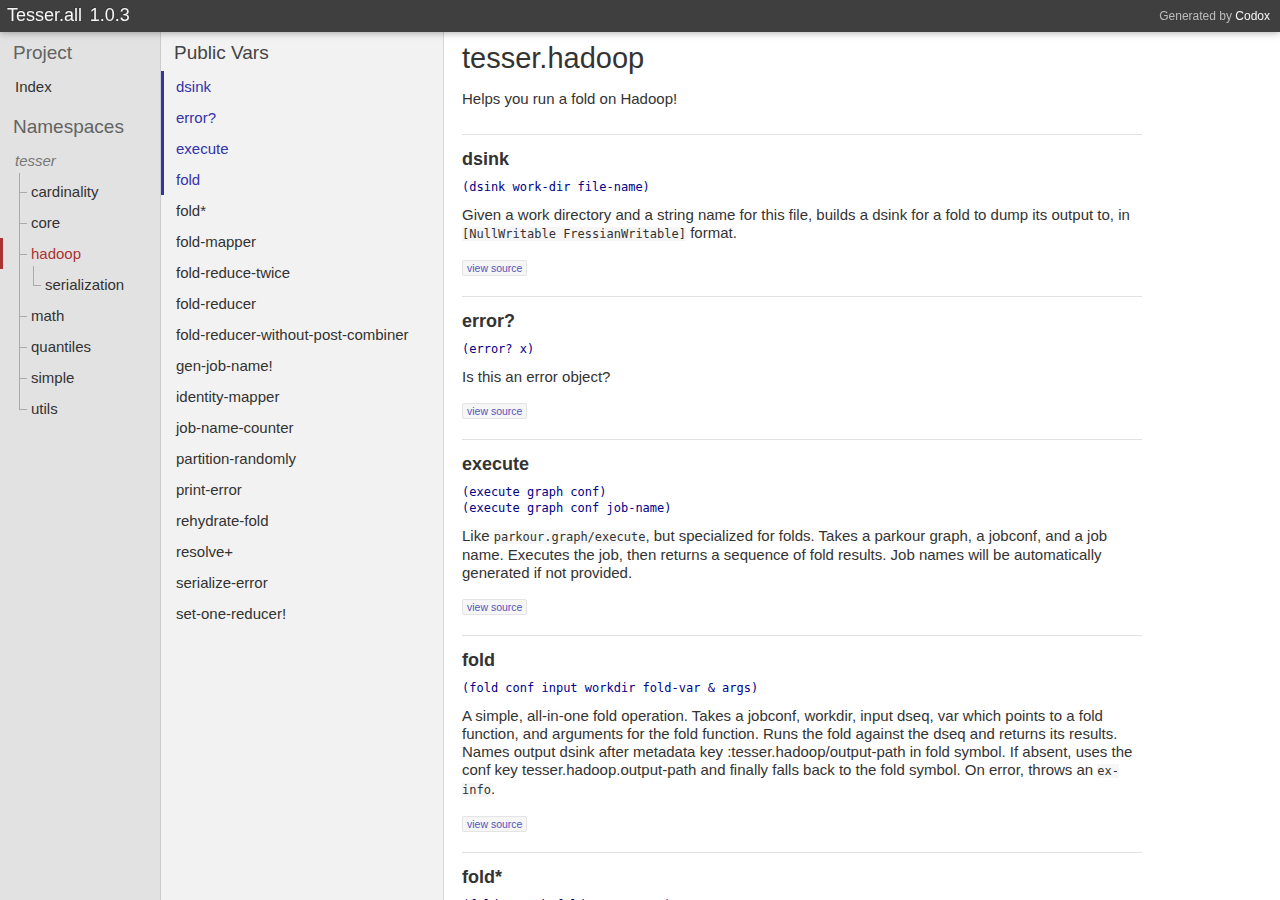
<file: tesser.hadoop.html>
<!DOCTYPE html PUBLIC ""
    "">
<html><head><meta charset="UTF-8" /><link href="css/default.css" rel="stylesheet" type="text/css" /><script src="js/jquery.min.js" type="text/javascript"></script><script src="js/page_effects.js" type="text/javascript"></script><script src="js/highlight.min.js" type="text/javascript"></script><link href="css/highlight.css" rel="stylesheet" type="text/css" /><script>hljs.initHighlightingOnLoad();</script><title>tesser.hadoop documentation</title></head><body><div id="header"><h2>Generated by <a href="https://github.com/weavejester/codox">Codox</a></h2><h1><a href="index.html"><span class="project-title"><span class="project-name">Tesser.all</span> <span class="project-version">1.0.3</span></span></a></h1></div><div class="sidebar primary"><h3 class="no-link"><span class="inner">Project</span></h3><ul class="index-link"><li class="depth-1 "><a href="index.html"><div class="inner">Index</div></a></li></ul><h3 class="no-link"><span class="inner">Namespaces</span></h3><ul><li class="depth-1"><div class="no-link"><div class="inner"><span class="tree"><span class="top"></span><span class="bottom"></span></span><span>tesser</span></div></div></li><li class="depth-2 branch"><a href="tesser.cardinality.html"><div class="inner"><span class="tree"><span class="top"></span><span class="bottom"></span></span><span>cardinality</span></div></a></li><li class="depth-2 branch"><a href="tesser.core.html"><div class="inner"><span class="tree"><span class="top"></span><span class="bottom"></span></span><span>core</span></div></a></li><li class="depth-2 current"><a href="tesser.hadoop.html"><div class="inner"><span class="tree"><span class="top"></span><span class="bottom"></span></span><span>hadoop</span></div></a></li><li class="depth-3"><a href="tesser.hadoop.serialization.html"><div class="inner"><span class="tree"><span class="top"></span><span class="bottom"></span></span><span>serialization</span></div></a></li><li class="depth-2 branch"><a href="tesser.math.html"><div class="inner"><span class="tree" style="top: -52px;"><span class="top" style="height: 61px;"></span><span class="bottom"></span></span><span>math</span></div></a></li><li class="depth-2 branch"><a href="tesser.quantiles.html"><div class="inner"><span class="tree"><span class="top"></span><span class="bottom"></span></span><span>quantiles</span></div></a></li><li class="depth-2 branch"><a href="tesser.simple.html"><div class="inner"><span class="tree"><span class="top"></span><span class="bottom"></span></span><span>simple</span></div></a></li><li class="depth-2"><a href="tesser.utils.html"><div class="inner"><span class="tree"><span class="top"></span><span class="bottom"></span></span><span>utils</span></div></a></li></ul></div><div class="sidebar secondary"><h3><a href="#top"><span class="inner">Public Vars</span></a></h3><ul><li class="depth-1"><a href="tesser.hadoop.html#var-dsink"><div class="inner"><span>dsink</span></div></a></li><li class="depth-1"><a href="tesser.hadoop.html#var-error.3F"><div class="inner"><span>error?</span></div></a></li><li class="depth-1"><a href="tesser.hadoop.html#var-execute"><div class="inner"><span>execute</span></div></a></li><li class="depth-1"><a href="tesser.hadoop.html#var-fold"><div class="inner"><span>fold</span></div></a></li><li class="depth-1"><a href="tesser.hadoop.html#var-fold*"><div class="inner"><span>fold*</span></div></a></li><li class="depth-1"><a href="tesser.hadoop.html#var-fold-mapper"><div class="inner"><span>fold-mapper</span></div></a></li><li class="depth-1"><a href="tesser.hadoop.html#var-fold-reduce-twice"><div class="inner"><span>fold-reduce-twice</span></div></a></li><li class="depth-1"><a href="tesser.hadoop.html#var-fold-reducer"><div class="inner"><span>fold-reducer</span></div></a></li><li class="depth-1"><a href="tesser.hadoop.html#var-fold-reducer-without-post-combiner"><div class="inner"><span>fold-reducer-without-post-combiner</span></div></a></li><li class="depth-1"><a href="tesser.hadoop.html#var-gen-job-name.21"><div class="inner"><span>gen-job-name!</span></div></a></li><li class="depth-1"><a href="tesser.hadoop.html#var-identity-mapper"><div class="inner"><span>identity-mapper</span></div></a></li><li class="depth-1"><a href="tesser.hadoop.html#var-job-name-counter"><div class="inner"><span>job-name-counter</span></div></a></li><li class="depth-1"><a href="tesser.hadoop.html#var-partition-randomly"><div class="inner"><span>partition-randomly</span></div></a></li><li class="depth-1"><a href="tesser.hadoop.html#var-print-error"><div class="inner"><span>print-error</span></div></a></li><li class="depth-1"><a href="tesser.hadoop.html#var-rehydrate-fold"><div class="inner"><span>rehydrate-fold</span></div></a></li><li class="depth-1"><a href="tesser.hadoop.html#var-resolve.2B"><div class="inner"><span>resolve+</span></div></a></li><li class="depth-1"><a href="tesser.hadoop.html#var-serialize-error"><div class="inner"><span>serialize-error</span></div></a></li><li class="depth-1"><a href="tesser.hadoop.html#var-set-one-reducer.21"><div class="inner"><span>set-one-reducer!</span></div></a></li></ul></div><div class="namespace-docs" id="content"><h1 class="anchor" id="top">tesser.hadoop</h1><div class="doc"><div class="markdown"><p>Helps you run a fold on Hadoop!</p></div></div><div class="public anchor" id="var-dsink"><h3>dsink</h3><div class="usage"><code>(dsink work-dir file-name)</code></div><div class="doc"><div class="markdown"><p>Given a work directory and a string name for this file, builds a dsink for a fold to dump its output to, in <code>[NullWritable FressianWritable]</code> format.</p></div></div><div class="src-link"><a href="http://github.com/aphyr/tesser/blob/1.0.3/../hadoop/src/tesser/hadoop.clj#L181">view source</a></div></div><div class="public anchor" id="var-error.3F"><h3>error?</h3><div class="usage"><code>(error? x)</code></div><div class="doc"><div class="markdown"><p>Is this an error object?</p></div></div><div class="src-link"><a href="http://github.com/aphyr/tesser/blob/1.0.3/../hadoop/src/tesser/hadoop.clj#L76">view source</a></div></div><div class="public anchor" id="var-execute"><h3>execute</h3><div class="usage"><code>(execute graph conf)</code><code>(execute graph conf job-name)</code></div><div class="doc"><div class="markdown"><p>Like <code>parkour.graph/execute</code>, but specialized for folds. Takes a parkour graph, a jobconf, and a job name. Executes the job, then returns a sequence of fold results. Job names will be automatically generated if not provided.</p></div></div><div class="src-link"><a href="http://github.com/aphyr/tesser/blob/1.0.3/../hadoop/src/tesser/hadoop.clj#L170">view source</a></div></div><div class="public anchor" id="var-fold"><h3>fold</h3><div class="usage"><code>(fold conf input workdir fold-var &amp; args)</code></div><div class="doc"><div class="markdown"><p>A simple, all-in-one fold operation. Takes a jobconf, workdir, input dseq, var which points to a fold function, and arguments for the fold function. Runs the fold against the dseq and returns its results. Names output dsink after metadata key :tesser.hadoop/output-path in fold symbol. If absent, uses the conf key tesser.hadoop.output-path and finally falls back to the fold symbol. On error, throws an <code>ex-info</code>.</p></div></div><div class="src-link"><a href="http://github.com/aphyr/tesser/blob/1.0.3/../hadoop/src/tesser/hadoop.clj#L202">view source</a></div></div><div class="public anchor" id="var-fold*"><h3>fold*</h3><div class="usage"><code>(fold* graph fold-var &amp; args)</code></div><div class="doc"><div class="markdown"><p>Takes a Parkour graph and applies a fold to it. Takes a var for a function, taking <code>args</code>, which constructs a fold. Returns a new (unexecuted) graph. The output of this job will be a single-element Fressian structure containing the results of the fold applied to the job’s inputs.</p></div></div><div class="src-link"><a href="http://github.com/aphyr/tesser/blob/1.0.3/../hadoop/src/tesser/hadoop.clj#L145">view source</a></div></div><div class="public anchor" id="var-fold-mapper"><h3>fold-mapper</h3><div class="usage"><code>(fold-mapper fold-name fold-args input)</code></div><div class="doc"><div class="markdown"><p>A generic, stateful hadoop mapper for applying a fold to a Hadoop dataset. This function returns a mapper for fold defined by make-fold applied to fold-name &amp; additional args.</p></div></div><div class="src-link"><a href="http://github.com/aphyr/tesser/blob/1.0.3/../hadoop/src/tesser/hadoop.clj#L101">view source</a></div></div><div class="public anchor" id="var-fold-reduce-twice"><h3>fold-reduce-twice</h3><div class="usage"><code>(fold-reduce-twice conf input workdir fold-var &amp; args)</code></div><div class="doc"><div class="markdown"><p>Like fold, but in two stages (jobs). First job uses the number of reduce tasks specified in mapred.reduce.tasks. The second job does nothing in the map step, then uses one reduce task.</p></div></div><div class="src-link"><a href="http://github.com/aphyr/tesser/blob/1.0.3/../hadoop/src/tesser/hadoop.clj#L257">view source</a></div></div><div class="public anchor" id="var-fold-reducer"><h3>fold-reducer</h3><div class="usage"><code>(fold-reducer fold-name fold-args input)</code></div><div class="doc"><div class="markdown"><p>This function returns a parkour reducer for fold defined by make-fold applied to fold-name &amp; additional args</p></div></div><div class="src-link"><a href="http://github.com/aphyr/tesser/blob/1.0.3/../hadoop/src/tesser/hadoop.clj#L122">view source</a></div></div><div class="public anchor" id="var-fold-reducer-without-post-combiner"><h3>fold-reducer-without-post-combiner</h3><div class="usage"><code>(fold-reducer-without-post-combiner fold-name fold-args input)</code></div><div class="doc"><div class="markdown"><p>Like fold-reducer, but omits :post-combiner so it can be used in reduce tasks that are continued in multiple jobs.</p></div></div><div class="src-link"><a href="http://github.com/aphyr/tesser/blob/1.0.3/../hadoop/src/tesser/hadoop.clj#L237">view source</a></div></div><div class="public anchor" id="var-gen-job-name.21"><h3>gen-job-name!</h3><div class="usage"><code>(gen-job-name!)</code></div><div class="doc"><div class="markdown"><p>Generates a new job name. Job names start at a random small integer and increment sequentially from there. Job names are printed to stderr when generated.</p></div></div><div class="src-link"><a href="http://github.com/aphyr/tesser/blob/1.0.3/../hadoop/src/tesser/hadoop.clj#L160">view source</a></div></div><div class="public anchor" id="var-identity-mapper"><h3>identity-mapper</h3><div class="usage"><code>(identity-mapper records)</code></div><div class="doc"><div class="markdown"><p>Does nothing in the map step.</p></div></div><div class="src-link"><a href="http://github.com/aphyr/tesser/blob/1.0.3/../hadoop/src/tesser/hadoop.clj#L220">view source</a></div></div><div class="public anchor" id="var-job-name-counter"><h3>job-name-counter</h3><div class="usage"></div><div class="doc"><div class="markdown"></div></div><div class="src-link"><a href="http://github.com/aphyr/tesser/blob/1.0.3/../hadoop/src/tesser/hadoop.clj#L157">view source</a></div></div><div class="public anchor" id="var-partition-randomly"><h3>partition-randomly</h3><div class="usage"><code>(partition-randomly _ _ nparts)</code></div><div class="doc"><div class="markdown"><p>Partitions map task outputs randomly and uniformly among the reduce tasks.</p></div></div><div class="src-link"><a href="http://github.com/aphyr/tesser/blob/1.0.3/../hadoop/src/tesser/hadoop.clj#L227">view source</a></div></div><div class="public anchor" id="var-print-error"><h3>print-error</h3><div class="usage"><code>(print-error e)</code></div><div class="doc"><div class="markdown"><p>Print an error to <em>err</em>.</p></div></div><div class="src-link"><a href="http://github.com/aphyr/tesser/blob/1.0.3/../hadoop/src/tesser/hadoop.clj#L82">view source</a></div></div><div class="public anchor" id="var-rehydrate-fold"><h3>rehydrate-fold</h3><div class="usage"><code>(rehydrate-fold fold-name fold-args)</code></div><div class="doc"><div class="markdown"><p>Takes the name of a function that generates a fold (a symbol) and args for that function, and invokes the function with args to build a fold, which is then compiled and returned.</p></div></div><div class="src-link"><a href="http://github.com/aphyr/tesser/blob/1.0.3/../hadoop/src/tesser/hadoop.clj#L46">view source</a></div></div><div class="public anchor" id="var-resolve.2B"><h3>resolve+</h3><div class="usage"><code>(resolve+ sym)</code></div><div class="doc"><div class="markdown"><p>Resolves a symbol to a var, requiring the namespace if necessary. If the namespace doesn’t exist, throws just like <code>clojure.core/require</code>. If the symbol doesn’t exist after requiring, returns nil.</p></div></div><div class="src-link"><a href="http://github.com/aphyr/tesser/blob/1.0.3/../hadoop/src/tesser/hadoop.clj#L36">view source</a></div></div><div class="public anchor" id="var-serialize-error"><h3>serialize-error</h3><div class="usage"><code>(serialize-error state input e)</code></div><div class="doc"><div class="markdown"><p>Convert an exception to an error.</p></div></div><div class="src-link"><a href="http://github.com/aphyr/tesser/blob/1.0.3/../hadoop/src/tesser/hadoop.clj#L57">view source</a></div></div><div class="public anchor" id="var-set-one-reducer.21"><h3>set-one-reducer!</h3><div class="usage"><code>(set-one-reducer! conf)</code></div><div class="doc"><div class="markdown"><p>Takes a jobconf, returns the jobconf with mapred.reduce.tasks set to 1.</p></div></div><div class="src-link"><a href="http://github.com/aphyr/tesser/blob/1.0.3/../hadoop/src/tesser/hadoop.clj#L232">view source</a></div></div></div></body></html>
</file>
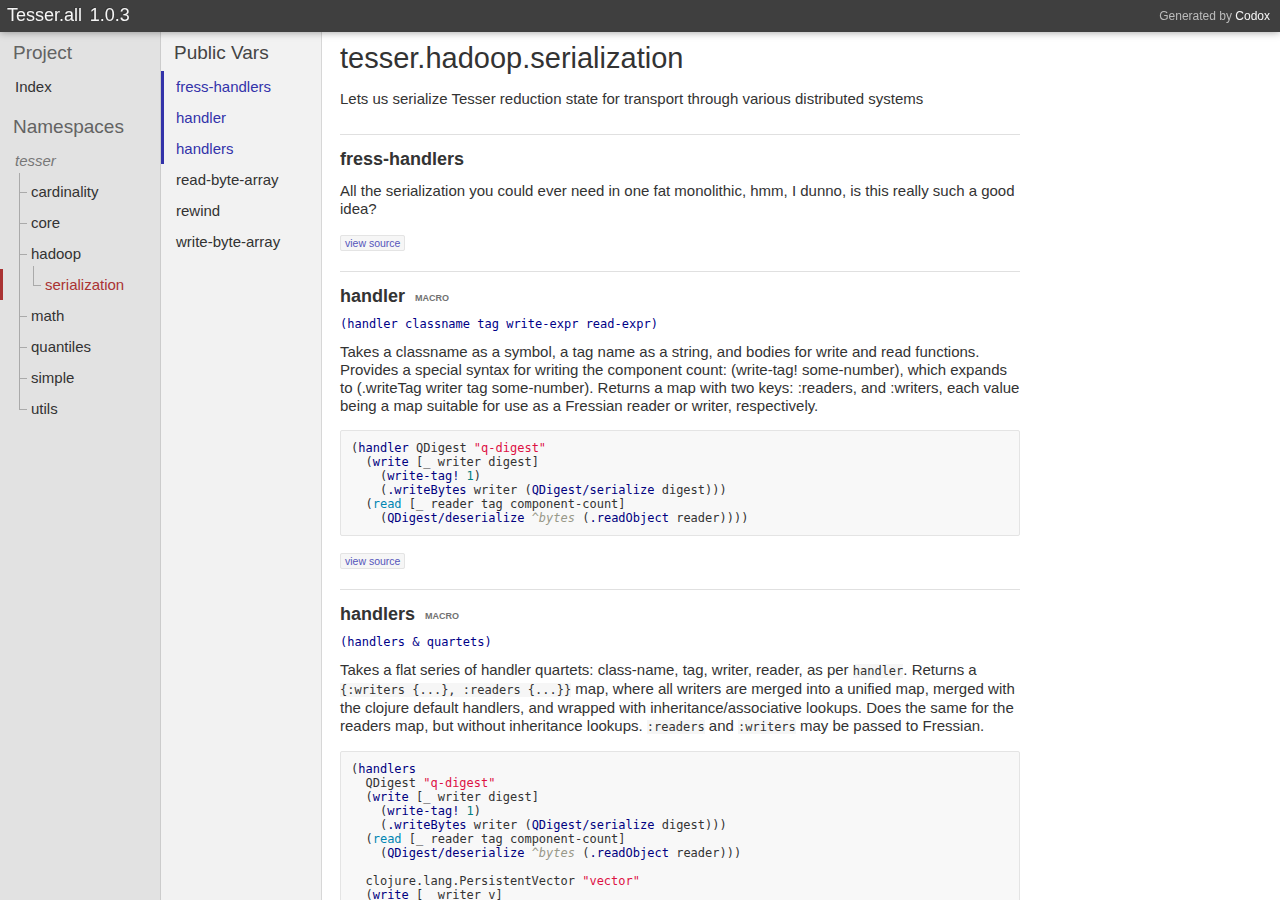
<file: tesser.hadoop.serialization.html>
<!DOCTYPE html PUBLIC ""
    "">
<html><head><meta charset="UTF-8" /><link href="css/default.css" rel="stylesheet" type="text/css" /><script src="js/jquery.min.js" type="text/javascript"></script><script src="js/page_effects.js" type="text/javascript"></script><script src="js/highlight.min.js" type="text/javascript"></script><link href="css/highlight.css" rel="stylesheet" type="text/css" /><script>hljs.initHighlightingOnLoad();</script><title>tesser.hadoop.serialization documentation</title></head><body><div id="header"><h2>Generated by <a href="https://github.com/weavejester/codox">Codox</a></h2><h1><a href="index.html"><span class="project-title"><span class="project-name">Tesser.all</span> <span class="project-version">1.0.3</span></span></a></h1></div><div class="sidebar primary"><h3 class="no-link"><span class="inner">Project</span></h3><ul class="index-link"><li class="depth-1 "><a href="index.html"><div class="inner">Index</div></a></li></ul><h3 class="no-link"><span class="inner">Namespaces</span></h3><ul><li class="depth-1"><div class="no-link"><div class="inner"><span class="tree"><span class="top"></span><span class="bottom"></span></span><span>tesser</span></div></div></li><li class="depth-2 branch"><a href="tesser.cardinality.html"><div class="inner"><span class="tree"><span class="top"></span><span class="bottom"></span></span><span>cardinality</span></div></a></li><li class="depth-2 branch"><a href="tesser.core.html"><div class="inner"><span class="tree"><span class="top"></span><span class="bottom"></span></span><span>core</span></div></a></li><li class="depth-2"><a href="tesser.hadoop.html"><div class="inner"><span class="tree"><span class="top"></span><span class="bottom"></span></span><span>hadoop</span></div></a></li><li class="depth-3 current"><a href="tesser.hadoop.serialization.html"><div class="inner"><span class="tree"><span class="top"></span><span class="bottom"></span></span><span>serialization</span></div></a></li><li class="depth-2 branch"><a href="tesser.math.html"><div class="inner"><span class="tree" style="top: -52px;"><span class="top" style="height: 61px;"></span><span class="bottom"></span></span><span>math</span></div></a></li><li class="depth-2 branch"><a href="tesser.quantiles.html"><div class="inner"><span class="tree"><span class="top"></span><span class="bottom"></span></span><span>quantiles</span></div></a></li><li class="depth-2 branch"><a href="tesser.simple.html"><div class="inner"><span class="tree"><span class="top"></span><span class="bottom"></span></span><span>simple</span></div></a></li><li class="depth-2"><a href="tesser.utils.html"><div class="inner"><span class="tree"><span class="top"></span><span class="bottom"></span></span><span>utils</span></div></a></li></ul></div><div class="sidebar secondary"><h3><a href="#top"><span class="inner">Public Vars</span></a></h3><ul><li class="depth-1"><a href="tesser.hadoop.serialization.html#var-fress-handlers"><div class="inner"><span>fress-handlers</span></div></a></li><li class="depth-1"><a href="tesser.hadoop.serialization.html#var-handler"><div class="inner"><span>handler</span></div></a></li><li class="depth-1"><a href="tesser.hadoop.serialization.html#var-handlers"><div class="inner"><span>handlers</span></div></a></li><li class="depth-1"><a href="tesser.hadoop.serialization.html#var-read-byte-array"><div class="inner"><span>read-byte-array</span></div></a></li><li class="depth-1"><a href="tesser.hadoop.serialization.html#var-rewind"><div class="inner"><span>rewind</span></div></a></li><li class="depth-1"><a href="tesser.hadoop.serialization.html#var-write-byte-array"><div class="inner"><span>write-byte-array</span></div></a></li></ul></div><div class="namespace-docs" id="content"><h1 class="anchor" id="top">tesser.hadoop.serialization</h1><div class="doc"><div class="markdown"><p>Lets us serialize Tesser reduction state for transport through various distributed systems</p></div></div><div class="public anchor" id="var-fress-handlers"><h3>fress-handlers</h3><div class="usage"></div><div class="doc"><div class="markdown"><p>All the serialization you could ever need in one fat monolithic, hmm, I dunno, is this really such a good idea?</p></div></div><div class="src-link"><a href="http://github.com/aphyr/tesser/blob/1.0.3/../hadoop/src/tesser/hadoop/serialization.clj#L108">view source</a></div></div><div class="public anchor" id="var-handler"><h3>handler</h3><h4 class="type">macro</h4><div class="usage"><code>(handler classname tag write-expr read-expr)</code></div><div class="doc"><div class="markdown"><p>Takes a classname as a symbol, a tag name as a string, and bodies for write and read functions. Provides a special syntax for writing the component count: (write-tag! some-number), which expands to (.writeTag writer tag some-number). Returns a map with two keys: :readers, and :writers, each value being a map suitable for use as a Fressian reader or writer, respectively.</p>
<pre><code>(handler QDigest "q-digest"
  (write [_ writer digest]
    (write-tag! 1)
    (.writeBytes writer (QDigest/serialize digest)))
  (read [_ reader tag component-count]
    (QDigest/deserialize ^bytes (.readObject reader))))
</code></pre></div></div><div class="src-link"><a href="http://github.com/aphyr/tesser/blob/1.0.3/../hadoop/src/tesser/hadoop/serialization.clj#L25">view source</a></div></div><div class="public anchor" id="var-handlers"><h3>handlers</h3><h4 class="type">macro</h4><div class="usage"><code>(handlers &amp; quartets)</code></div><div class="doc"><div class="markdown"><p>Takes a flat series of handler quartets: class-name, tag, writer, reader, as per <code>handler</code>. Returns a <code>{:writers {...}, :readers {...}}</code> map, where all writers are merged into a unified map, merged with the clojure default handlers, and wrapped with inheritance/associative lookups. Does the same for the readers map, but without inheritance lookups. <code>:readers</code> and <code>:writers</code> may be passed to Fressian.</p>
<pre><code>(handlers
  QDigest "q-digest"
  (write [_ writer digest]
    (write-tag! 1)
    (.writeBytes writer (QDigest/serialize digest)))
  (read [_ reader tag component-count]
    (QDigest/deserialize ^bytes (.readObject reader)))

  clojure.lang.PersistentVector "vector"
  (write [_ writer v]
    (write-tag! (count v))
    (doseq [e v]
      (.writeObject writer e)))
  (read [_ rdr tag component-count]
        (let [v (transient [])]
          (dotimes [_ component-count]
            (conj! v (.readObject rdr)))
          (persistent! v))))
</code></pre></div></div><div class="src-link"><a href="http://github.com/aphyr/tesser/blob/1.0.3/../hadoop/src/tesser/hadoop/serialization.clj#L54">view source</a></div></div><div class="public anchor" id="var-read-byte-array"><h3>read-byte-array</h3><div class="usage"><code>(read-byte-array bs)</code></div><div class="doc"><div class="markdown"><p>Parse a byte array and return a single object, using our handlers.</p></div></div><div class="src-link"><a href="http://github.com/aphyr/tesser/blob/1.0.3/../hadoop/src/tesser/hadoop/serialization.clj#L254">view source</a></div></div><div class="public anchor" id="var-rewind"><h3>rewind</h3><div class="usage"><code>(rewind buf)</code></div><div class="doc"><div class="markdown"><p>Rewind a byte buffer, returning it.</p></div></div><div class="src-link"><a href="http://github.com/aphyr/tesser/blob/1.0.3/../hadoop/src/tesser/hadoop/serialization.clj#L103">view source</a></div></div><div class="public anchor" id="var-write-byte-array"><h3>write-byte-array</h3><div class="usage"><code>(write-byte-array x)</code></div><div class="doc"><div class="markdown"><p>Dump a structure to a byte array using our handlers.</p></div></div><div class="src-link"><a href="http://github.com/aphyr/tesser/blob/1.0.3/../hadoop/src/tesser/hadoop/serialization.clj#L246">view source</a></div></div></div></body></html>
</file>
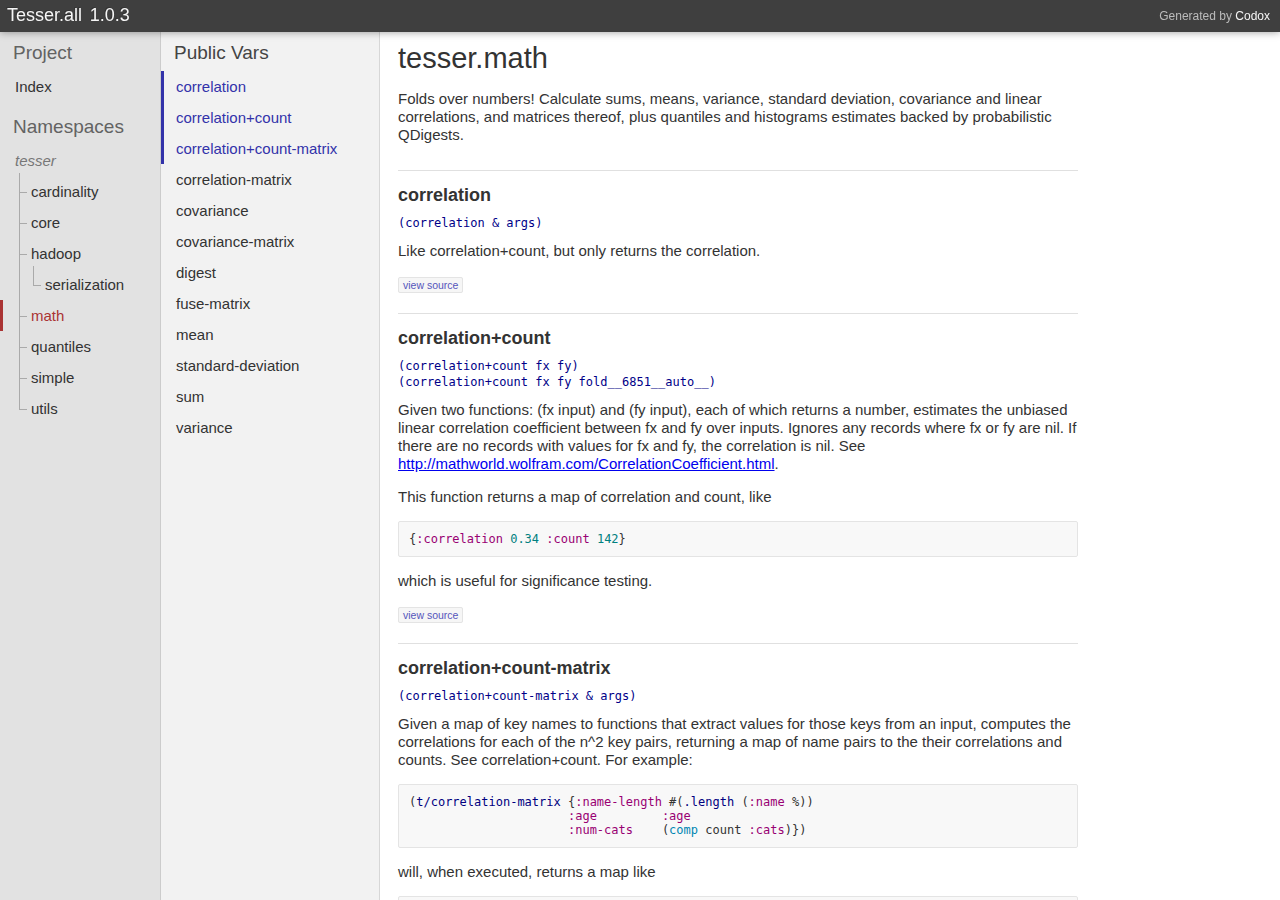
<file: tesser.math.html>
<!DOCTYPE html PUBLIC ""
    "">
<html><head><meta charset="UTF-8" /><link href="css/default.css" rel="stylesheet" type="text/css" /><script src="js/jquery.min.js" type="text/javascript"></script><script src="js/page_effects.js" type="text/javascript"></script><script src="js/highlight.min.js" type="text/javascript"></script><link href="css/highlight.css" rel="stylesheet" type="text/css" /><script>hljs.initHighlightingOnLoad();</script><title>tesser.math documentation</title></head><body><div id="header"><h2>Generated by <a href="https://github.com/weavejester/codox">Codox</a></h2><h1><a href="index.html"><span class="project-title"><span class="project-name">Tesser.all</span> <span class="project-version">1.0.3</span></span></a></h1></div><div class="sidebar primary"><h3 class="no-link"><span class="inner">Project</span></h3><ul class="index-link"><li class="depth-1 "><a href="index.html"><div class="inner">Index</div></a></li></ul><h3 class="no-link"><span class="inner">Namespaces</span></h3><ul><li class="depth-1"><div class="no-link"><div class="inner"><span class="tree"><span class="top"></span><span class="bottom"></span></span><span>tesser</span></div></div></li><li class="depth-2 branch"><a href="tesser.cardinality.html"><div class="inner"><span class="tree"><span class="top"></span><span class="bottom"></span></span><span>cardinality</span></div></a></li><li class="depth-2 branch"><a href="tesser.core.html"><div class="inner"><span class="tree"><span class="top"></span><span class="bottom"></span></span><span>core</span></div></a></li><li class="depth-2"><a href="tesser.hadoop.html"><div class="inner"><span class="tree"><span class="top"></span><span class="bottom"></span></span><span>hadoop</span></div></a></li><li class="depth-3"><a href="tesser.hadoop.serialization.html"><div class="inner"><span class="tree"><span class="top"></span><span class="bottom"></span></span><span>serialization</span></div></a></li><li class="depth-2 branch current"><a href="tesser.math.html"><div class="inner"><span class="tree" style="top: -52px;"><span class="top" style="height: 61px;"></span><span class="bottom"></span></span><span>math</span></div></a></li><li class="depth-2 branch"><a href="tesser.quantiles.html"><div class="inner"><span class="tree"><span class="top"></span><span class="bottom"></span></span><span>quantiles</span></div></a></li><li class="depth-2 branch"><a href="tesser.simple.html"><div class="inner"><span class="tree"><span class="top"></span><span class="bottom"></span></span><span>simple</span></div></a></li><li class="depth-2"><a href="tesser.utils.html"><div class="inner"><span class="tree"><span class="top"></span><span class="bottom"></span></span><span>utils</span></div></a></li></ul></div><div class="sidebar secondary"><h3><a href="#top"><span class="inner">Public Vars</span></a></h3><ul><li class="depth-1"><a href="tesser.math.html#var-correlation"><div class="inner"><span>correlation</span></div></a></li><li class="depth-1"><a href="tesser.math.html#var-correlation.2Bcount"><div class="inner"><span>correlation+count</span></div></a></li><li class="depth-1"><a href="tesser.math.html#var-correlation.2Bcount-matrix"><div class="inner"><span>correlation+count-matrix</span></div></a></li><li class="depth-1"><a href="tesser.math.html#var-correlation-matrix"><div class="inner"><span>correlation-matrix</span></div></a></li><li class="depth-1"><a href="tesser.math.html#var-covariance"><div class="inner"><span>covariance</span></div></a></li><li class="depth-1"><a href="tesser.math.html#var-covariance-matrix"><div class="inner"><span>covariance-matrix</span></div></a></li><li class="depth-1"><a href="tesser.math.html#var-digest"><div class="inner"><span>digest</span></div></a></li><li class="depth-1"><a href="tesser.math.html#var-fuse-matrix"><div class="inner"><span>fuse-matrix</span></div></a></li><li class="depth-1"><a href="tesser.math.html#var-mean"><div class="inner"><span>mean</span></div></a></li><li class="depth-1"><a href="tesser.math.html#var-standard-deviation"><div class="inner"><span>standard-deviation</span></div></a></li><li class="depth-1"><a href="tesser.math.html#var-sum"><div class="inner"><span>sum</span></div></a></li><li class="depth-1"><a href="tesser.math.html#var-variance"><div class="inner"><span>variance</span></div></a></li></ul></div><div class="namespace-docs" id="content"><h1 class="anchor" id="top">tesser.math</h1><div class="doc"><div class="markdown"><p>Folds over numbers! Calculate sums, means, variance, standard deviation, covariance and linear correlations, and matrices thereof, plus quantiles and histograms estimates backed by probabilistic QDigests.</p></div></div><div class="public anchor" id="var-correlation"><h3>correlation</h3><div class="usage"><code>(correlation &amp; args)</code></div><div class="doc"><div class="markdown"><p>Like correlation+count, but only returns the correlation.</p></div></div><div class="src-link"><a href="http://github.com/aphyr/tesser/blob/1.0.3/../math/src/tesser/math.clj#L212">view source</a></div></div><div class="public anchor" id="var-correlation.2Bcount"><h3>correlation+count</h3><div class="usage"><code>(correlation+count fx fy)</code><code>(correlation+count fx fy fold__6851__auto__)</code></div><div class="doc"><div class="markdown"><p>Given two functions: (fx input) and (fy input), each of which returns a number, estimates the unbiased linear correlation coefficient between fx and fy over inputs. Ignores any records where fx or fy are nil. If there are no records with values for fx and fy, the correlation is nil. See <a href="http://mathworld.wolfram.com/CorrelationCoefficient.html">http://mathworld.wolfram.com/CorrelationCoefficient.html</a>.</p>
<p>This function returns a map of correlation and count, like</p>
<pre><code>{:correlation 0.34 :count 142}
</code></pre>
<p>which is useful for significance testing.</p></div></div><div class="src-link"><a href="http://github.com/aphyr/tesser/blob/1.0.3/../math/src/tesser/math.clj#L147">view source</a></div></div><div class="public anchor" id="var-correlation.2Bcount-matrix"><h3>correlation+count-matrix</h3><div class="usage"><code>(correlation+count-matrix &amp; args)</code></div><div class="doc"><div class="markdown"><p>Given a map of key names to functions that extract values for those keys from an input, computes the correlations for each of the n^2 key pairs, returning a map of name pairs to the their correlations and counts. See correlation+count. For example:</p>
<pre><code>(t/correlation-matrix {:name-length #(.length (:name %))
                      :age         :age
                      :num-cats    (comp count :cats)})
</code></pre>
<p>will, when executed, returns a map like</p>
<pre><code>{[:name-length :age]      {:count 150 :correlation 0.56}
 [:name-length :num-cats] {:count 150 :correlation 0.95}
 ...}
</code></pre></div></div><div class="src-link"><a href="http://github.com/aphyr/tesser/blob/1.0.3/../math/src/tesser/math.clj#L194">view source</a></div></div><div class="public anchor" id="var-correlation-matrix"><h3>correlation-matrix</h3><div class="usage"><code>(correlation-matrix &amp; args)</code></div><div class="doc"><div class="markdown"><p>Like correlation+count-matrix, but returns just correlations coefficients instead of maps of :correlation and :count.</p></div></div><div class="src-link"><a href="http://github.com/aphyr/tesser/blob/1.0.3/../math/src/tesser/math.clj#L219">view source</a></div></div><div class="public anchor" id="var-covariance"><h3>covariance</h3><div class="usage"><code>(covariance fx fy)</code><code>(covariance fx fy fold__6851__auto__)</code></div><div class="doc"><div class="markdown"><p>Given two functions of an input <code>(fx input)</code> and <code>(fy input)</code>, each of which returns a number, estimates the unbiased covariance of those functions over inputs.</p>
<p>Ignores any inputs where <code>(fx input)</code> or <code>(fy input)</code> are nil. If no inputs have both x and y, returns nil.</p></div></div><div class="src-link"><a href="http://github.com/aphyr/tesser/blob/1.0.3/../math/src/tesser/math.clj#L66">view source</a></div></div><div class="public anchor" id="var-covariance-matrix"><h3>covariance-matrix</h3><div class="usage"><code>(covariance-matrix &amp; args)</code></div><div class="doc"><div class="markdown"><p>Given a map of key names to functions that extract values for those keys from an input, computes the covariance for each of the n^2 key pairs, returning a map of name pairs to the their covariance. For example:</p>
<pre><code>(t/covariance-matrix {:name-length #(.length (:name %))
                      :age         :age
                      :num-cats    (comp count :cats)})
</code></pre></div></div><div class="src-link"><a href="http://github.com/aphyr/tesser/blob/1.0.3/../math/src/tesser/math.clj#L136">view source</a></div></div><div class="public anchor" id="var-digest"><h3>digest</h3><div class="usage"><code>(digest digest-generator)</code><code>(digest digest-generator fold__6851__auto__)</code></div><div class="doc"><div class="markdown"><p>You’ve got a set of numeric inputs and want to know their quantiles distribution, histogram, etc. This fold takes numeric inputs and produces a statistical estimate of their distribution.</p>
<p><code>digest</code> takes a function that returns a <code>tesser.quantiles/Digest</code>. The fold returns an instance of that digest.</p>
<p>For example, to compute an HDRHistogram over both positive and negative doubles (or longs, rationals, etc):</p>
<p>Compute a digest using e.g.</p>
<pre><code>(def digest (-&gt;&gt; (m/digest q/hdr-histogram)
                 (t/tesser [[1 1 1 1 1 1 2 2 2 3 3 4 5]])))
; =&gt; #&lt;DoubleHistogram ...&gt;
</code></pre>
<p>To specify options for the digest, just use partial or (fn [] …)</p>
<pre><code>(m/digest (partial q/hdr-histogram {:significant-value-digits 4
                                    :highest-to-lowest-value-ratio 1e6}))
</code></pre>
<p>DoubleHistogram, like many quantile estimators, only works over positive values. To cover positives and negatives together, use <code>tesser.quantiles/dual</code>:</p>
<pre><code>(m/digest #(q/dual q/hdr-histogram {:significant-value-digits 2}))
</code></pre>
<p>Once you’ve computed a digest, you can find a particular quantile using <code>tesser.quantiles/quantile</code></p>
<pre><code>(q/quantile digest 0)   ; =&gt; 1.0
(q/quantile digest 0.5) ; =&gt; 1.0
(q/quantile digest 4/5) ; =&gt; 2.0009765625
(q/quantile digest 1)   ; =&gt; 3.0009765625
</code></pre>
<p>The total number of points in the sample:</p>
<pre><code>(q/point-count digest) ; =&gt; 5
</code></pre>
<p>Minima and maxima:</p>
<pre><code>(q/min digest) ; =&gt; 1.0
(q/max digest) ; =&gt; 3.0009765625
</code></pre>
<p>Or find the distribution of values less than or equal to each point, with resolution given by the internal granularity of the digest:</p>
<pre><code>(q/distribution digest)
; =&gt; ([1.0 3] [2.0009765625 1] [3.0009765625 1])

(q/cumulative-distribution digest)
; =&gt; ([1.0 3] [2.0009765625 4] [3.0009765625 5])
</code></pre>
<p>You don’t have to return the whole digest; any of these derivative operations can be merged directly into the fold via <code>tesser.core/post-combine</code>.</p>
<pre><code>(-&gt;&gt; (m/digest q/hdr-histogram)
     (t/post-combine #(q/quantile % 1/2))
     (t/tesser [[1 2 2 3 3 3 3 3 3 3 3]]))
; =&gt; 3.0009765625
</code></pre>
<p>You may also use <code>tesser.cardinality/hll</code> for estimating the cardinality of a set. HLL+ uses a probabilistic data-structure to compute set cardinality using very little memory with accuracy tradeoffs.</p>
<p>The HLL digest can be used like the above mentioned histograms:</p>
<pre><code>(def digest (-&gt;&gt; (m/digest cardinality/hll)
                 (t/tesser [[1 1 1 1 1 1 2 2 2 3 3 4 5]])))
; =&gt; #&lt;HyperLogLogPlus...&gt;
</code></pre>
<p>Getting the cardinality out through a post-combine step:</p>
<pre><code>(-&gt;&gt; (m/digest cardinality/hll)
     (t/post-combine #(q/point-count %))
     (t/tesser [[1 2 2 3 3 3 3 3 3 3 3]]))
; =&gt; 3
</code></pre>
<p>I want to emphasize that depending on the size of your data, its distribution, and the number of digests you want to compute, you may need different digest algorithms and widely varying tuning parameters. Until we have a better grasp of the space/error tradeoffs here, I won’t choose defaults for you.</p></div></div><div class="src-link"><a href="http://github.com/aphyr/tesser/blob/1.0.3/../math/src/tesser/math.clj#L225">view source</a></div></div><div class="public anchor" id="var-fuse-matrix"><h3>fuse-matrix</h3><div class="usage"><code>(fuse-matrix fold keymap &amp; [downstream])</code></div><div class="doc"><div class="markdown"><p>Given:</p>
<ol>
  <li>A function like <code>covariance</code> that takes two functions of an input and  yields a fold, and</li>
  <li>A map of key names to functions that extract values for  those keys from an input,</li>
</ol>
<p>pairwise-matrix computes that fold over each <em>pair</em> of keys, returning a map of name pairs to the result of that pairwise fold over the inputs. You can think of this like an N^2 version of <code>fuse</code>.</p></div></div><div class="src-link"><a href="http://github.com/aphyr/tesser/blob/1.0.3/../math/src/tesser/math.clj#L103">view source</a></div></div><div class="public anchor" id="var-mean"><h3>mean</h3><div class="usage"><code>(mean)</code><code>(mean fold__6851__auto__)</code></div><div class="doc"><div class="markdown"><p>Finds the arithmetic mean of numeric inputs.</p></div></div><div class="src-link"><a href="http://github.com/aphyr/tesser/blob/1.0.3/../math/src/tesser/math.clj#L25">view source</a></div></div><div class="public anchor" id="var-standard-deviation"><h3>standard-deviation</h3><div class="usage"><code>(standard-deviation &amp; [f])</code></div><div class="doc"><div class="markdown"><p>Estimates the standard deviation of numeric inputs.</p></div></div><div class="src-link"><a href="http://github.com/aphyr/tesser/blob/1.0.3/../math/src/tesser/math.clj#L61">view source</a></div></div><div class="public anchor" id="var-sum"><h3>sum</h3><div class="usage"><code>(sum)</code><code>(sum fold__6851__auto__)</code></div><div class="doc"><div class="markdown"><p>Finds the sum of numeric elements.</p></div></div><div class="src-link"><a href="http://github.com/aphyr/tesser/blob/1.0.3/../math/src/tesser/math.clj#L14">view source</a></div></div><div class="public anchor" id="var-variance"><h3>variance</h3><div class="usage"><code>(variance)</code><code>(variance fold__6851__auto__)</code></div><div class="doc"><div class="markdown"><p>Unbiased variance estimation. Given numeric inputs, returns their variance.</p></div></div><div class="src-link"><a href="http://github.com/aphyr/tesser/blob/1.0.3/../math/src/tesser/math.clj#L38">view source</a></div></div></div></body></html>
</file>
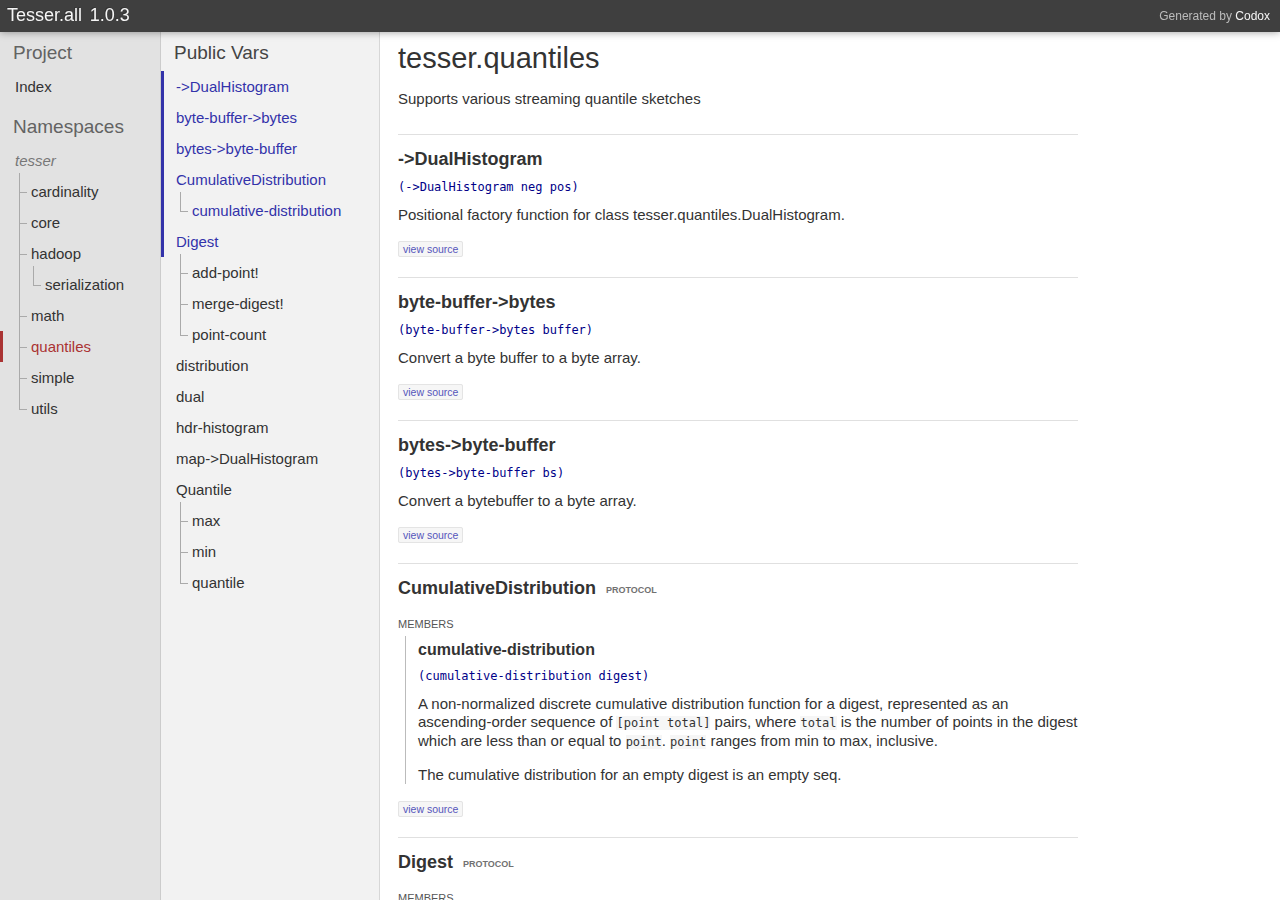
<file: tesser.quantiles.html>
<!DOCTYPE html PUBLIC ""
    "">
<html><head><meta charset="UTF-8" /><link href="css/default.css" rel="stylesheet" type="text/css" /><script src="js/jquery.min.js" type="text/javascript"></script><script src="js/page_effects.js" type="text/javascript"></script><script src="js/highlight.min.js" type="text/javascript"></script><link href="css/highlight.css" rel="stylesheet" type="text/css" /><script>hljs.initHighlightingOnLoad();</script><title>tesser.quantiles documentation</title></head><body><div id="header"><h2>Generated by <a href="https://github.com/weavejester/codox">Codox</a></h2><h1><a href="index.html"><span class="project-title"><span class="project-name">Tesser.all</span> <span class="project-version">1.0.3</span></span></a></h1></div><div class="sidebar primary"><h3 class="no-link"><span class="inner">Project</span></h3><ul class="index-link"><li class="depth-1 "><a href="index.html"><div class="inner">Index</div></a></li></ul><h3 class="no-link"><span class="inner">Namespaces</span></h3><ul><li class="depth-1"><div class="no-link"><div class="inner"><span class="tree"><span class="top"></span><span class="bottom"></span></span><span>tesser</span></div></div></li><li class="depth-2 branch"><a href="tesser.cardinality.html"><div class="inner"><span class="tree"><span class="top"></span><span class="bottom"></span></span><span>cardinality</span></div></a></li><li class="depth-2 branch"><a href="tesser.core.html"><div class="inner"><span class="tree"><span class="top"></span><span class="bottom"></span></span><span>core</span></div></a></li><li class="depth-2"><a href="tesser.hadoop.html"><div class="inner"><span class="tree"><span class="top"></span><span class="bottom"></span></span><span>hadoop</span></div></a></li><li class="depth-3"><a href="tesser.hadoop.serialization.html"><div class="inner"><span class="tree"><span class="top"></span><span class="bottom"></span></span><span>serialization</span></div></a></li><li class="depth-2 branch"><a href="tesser.math.html"><div class="inner"><span class="tree" style="top: -52px;"><span class="top" style="height: 61px;"></span><span class="bottom"></span></span><span>math</span></div></a></li><li class="depth-2 branch current"><a href="tesser.quantiles.html"><div class="inner"><span class="tree"><span class="top"></span><span class="bottom"></span></span><span>quantiles</span></div></a></li><li class="depth-2 branch"><a href="tesser.simple.html"><div class="inner"><span class="tree"><span class="top"></span><span class="bottom"></span></span><span>simple</span></div></a></li><li class="depth-2"><a href="tesser.utils.html"><div class="inner"><span class="tree"><span class="top"></span><span class="bottom"></span></span><span>utils</span></div></a></li></ul></div><div class="sidebar secondary"><h3><a href="#top"><span class="inner">Public Vars</span></a></h3><ul><li class="depth-1"><a href="tesser.quantiles.html#var--.3EDualHistogram"><div class="inner"><span>-&gt;DualHistogram</span></div></a></li><li class="depth-1"><a href="tesser.quantiles.html#var-byte-buffer-.3Ebytes"><div class="inner"><span>byte-buffer-&gt;bytes</span></div></a></li><li class="depth-1"><a href="tesser.quantiles.html#var-bytes-.3Ebyte-buffer"><div class="inner"><span>bytes-&gt;byte-buffer</span></div></a></li><li class="depth-1"><a href="tesser.quantiles.html#var-CumulativeDistribution"><div class="inner"><span>CumulativeDistribution</span></div></a></li><li class="depth-2"><a href="tesser.quantiles.html#var-cumulative-distribution"><div class="inner"><span class="tree"><span class="top"></span><span class="bottom"></span></span><span>cumulative-distribution</span></div></a></li><li class="depth-1"><a href="tesser.quantiles.html#var-Digest"><div class="inner"><span>Digest</span></div></a></li><li class="depth-2 branch"><a href="tesser.quantiles.html#var-add-point.21"><div class="inner"><span class="tree"><span class="top"></span><span class="bottom"></span></span><span>add-point!</span></div></a></li><li class="depth-2 branch"><a href="tesser.quantiles.html#var-merge-digest.21"><div class="inner"><span class="tree"><span class="top"></span><span class="bottom"></span></span><span>merge-digest!</span></div></a></li><li class="depth-2"><a href="tesser.quantiles.html#var-point-count"><div class="inner"><span class="tree"><span class="top"></span><span class="bottom"></span></span><span>point-count</span></div></a></li><li class="depth-1"><a href="tesser.quantiles.html#var-distribution"><div class="inner"><span>distribution</span></div></a></li><li class="depth-1"><a href="tesser.quantiles.html#var-dual"><div class="inner"><span>dual</span></div></a></li><li class="depth-1"><a href="tesser.quantiles.html#var-hdr-histogram"><div class="inner"><span>hdr-histogram</span></div></a></li><li class="depth-1"><a href="tesser.quantiles.html#var-map-.3EDualHistogram"><div class="inner"><span>map-&gt;DualHistogram</span></div></a></li><li class="depth-1"><a href="tesser.quantiles.html#var-Quantile"><div class="inner"><span>Quantile</span></div></a></li><li class="depth-2 branch"><a href="tesser.quantiles.html#var-max"><div class="inner"><span class="tree"><span class="top"></span><span class="bottom"></span></span><span>max</span></div></a></li><li class="depth-2 branch"><a href="tesser.quantiles.html#var-min"><div class="inner"><span class="tree"><span class="top"></span><span class="bottom"></span></span><span>min</span></div></a></li><li class="depth-2"><a href="tesser.quantiles.html#var-quantile"><div class="inner"><span class="tree"><span class="top"></span><span class="bottom"></span></span><span>quantile</span></div></a></li></ul></div><div class="namespace-docs" id="content"><h1 class="anchor" id="top">tesser.quantiles</h1><div class="doc"><div class="markdown"><p>Supports various streaming quantile sketches</p></div></div><div class="public anchor" id="var--.3EDualHistogram"><h3>-&gt;DualHistogram</h3><div class="usage"><code>(-&gt;DualHistogram neg pos)</code></div><div class="doc"><div class="markdown"><p>Positional factory function for class tesser.quantiles.DualHistogram.</p></div></div><div class="src-link"><a href="http://github.com/aphyr/tesser/blob/1.0.3/../math/src/tesser/quantiles.clj#L117">view source</a></div></div><div class="public anchor" id="var-byte-buffer-.3Ebytes"><h3>byte-buffer-&gt;bytes</h3><div class="usage"><code>(byte-buffer-&gt;bytes buffer)</code></div><div class="doc"><div class="markdown"><p>Convert a byte buffer to a byte array.</p></div></div><div class="src-link"><a href="http://github.com/aphyr/tesser/blob/1.0.3/../math/src/tesser/quantiles.clj#L58">view source</a></div></div><div class="public anchor" id="var-bytes-.3Ebyte-buffer"><h3>bytes-&gt;byte-buffer</h3><div class="usage"><code>(bytes-&gt;byte-buffer bs)</code></div><div class="doc"><div class="markdown"><p>Convert a bytebuffer to a byte array.</p></div></div><div class="src-link"><a href="http://github.com/aphyr/tesser/blob/1.0.3/../math/src/tesser/quantiles.clj#L65">view source</a></div></div><div class="public anchor" id="var-CumulativeDistribution"><h3>CumulativeDistribution</h3><h4 class="type">protocol</h4><div class="usage"></div><div class="doc"><div class="markdown"></div></div><div class="members"><h4>members</h4><div class="inner"><div class="public anchor" id="var-cumulative-distribution"><h3>cumulative-distribution</h3><div class="usage"><code>(cumulative-distribution digest)</code></div><div class="doc"><div class="markdown"><p>A non-normalized discrete cumulative distribution function for a digest, represented as an ascending-order sequence of <code>[point
total]</code> pairs, where <code>total</code> is the number of points in the digest which are less than or equal to <code>point</code>. <code>point</code> ranges from min to max, inclusive.</p>
<p>The cumulative distribution for an empty digest is an empty seq.</p></div></div></div></div></div><div class="src-link"><a href="http://github.com/aphyr/tesser/blob/1.0.3/../math/src/tesser/quantiles.clj#L33">view source</a></div></div><div class="public anchor" id="var-Digest"><h3>Digest</h3><h4 class="type">protocol</h4><div class="usage"></div><div class="doc"><div class="markdown"></div></div><div class="members"><h4>members</h4><div class="inner"><div class="public anchor" id="var-add-point.21"><h3>add-point!</h3><div class="usage"><code>(add-point! digest x)</code></div><div class="doc"><div class="markdown"><p>Add a value to the given digest, mutating the digest. Returns digest.</p></div></div></div><div class="public anchor" id="var-merge-digest.21"><h3>merge-digest!</h3><div class="usage"><code>(merge-digest! digest other)</code></div><div class="doc"><div class="markdown"><p>Merges the second digest into the first, mutating the first. Returns the first digest.</p></div></div></div><div class="public anchor" id="var-point-count"><h3>point-count</h3><div class="usage"><code>(point-count digest)</code></div><div class="doc"><div class="markdown"><p>How many points went into this digest?</p></div></div></div></div></div><div class="src-link"><a href="http://github.com/aphyr/tesser/blob/1.0.3/../math/src/tesser/quantiles.clj#L16">view source</a></div></div><div class="public anchor" id="var-distribution"><h3>distribution</h3><div class="usage"><code>(distribution digest)</code></div><div class="doc"><div class="markdown"><p>A discrete distribution function for a digest, represented as an ascending-order sequence of <code>[point count]</code> pairs, where <code>count</code> is the number of points less than or equal to <code>point</code>, and greater than the previous point. Point ranges from min to max inclusive.</p></div></div><div class="src-link"><a href="http://github.com/aphyr/tesser/blob/1.0.3/../math/src/tesser/quantiles.clj#L44">view source</a></div></div><div class="public anchor" id="var-dual"><h3>dual</h3><div class="usage"><code>(dual h)</code><code>(dual h opts)</code></div><div class="doc"><div class="markdown"><p>HDRHistogram can’t deal with negative values. This function takes a function to construct a quantile estimator and returns a quantile estimator that uses <em>two</em> of the underlying estimator, one for positive numbers, and one for negative numbers.</p>
<pre><code>(dual hdr-histogram {:significant-value-digits 4}))
</code></pre></div></div><div class="src-link"><a href="http://github.com/aphyr/tesser/blob/1.0.3/../math/src/tesser/quantiles.clj#L203">view source</a></div></div><div class="public anchor" id="var-hdr-histogram"><h3>hdr-histogram</h3><div class="usage"><code>(hdr-histogram)</code><code>(hdr-histogram opts)</code></div><div class="doc"><div class="markdown"><p>Constructs a new HDRHistogram for doubles. Default options:</p>
<pre><code>{:highest-to-lowest-value-ratio 1e13
 :significant-value-digits      4}
</code></pre></div></div><div class="src-link"><a href="http://github.com/aphyr/tesser/blob/1.0.3/../math/src/tesser/quantiles.clj#L104">view source</a></div></div><div class="public anchor" id="var-map-.3EDualHistogram"><h3>map-&gt;DualHistogram</h3><div class="usage"><code>(map-&gt;DualHistogram m__7585__auto__)</code></div><div class="doc"><div class="markdown"><p>Factory function for class tesser.quantiles.DualHistogram, taking a map of keywords to field values.</p></div></div><div class="src-link"><a href="http://github.com/aphyr/tesser/blob/1.0.3/../math/src/tesser/quantiles.clj#L117">view source</a></div></div><div class="public anchor" id="var-Quantile"><h3>Quantile</h3><h4 class="type">protocol</h4><div class="usage"></div><div class="doc"><div class="markdown"></div></div><div class="members"><h4>members</h4><div class="inner"><div class="public anchor" id="var-max"><h3>max</h3><div class="usage"><code>(max digest)</code></div><div class="doc"><div class="markdown"><p>The maximum point in the digest. For empty digests, nil.</p></div></div></div><div class="public anchor" id="var-min"><h3>min</h3><div class="usage"><code>(min digest)</code></div><div class="doc"><div class="markdown"><p>The minimum point in the digest. For empty digests, nil.</p></div></div></div><div class="public anchor" id="var-quantile"><h3>quantile</h3><div class="usage"><code>(quantile digest q)</code></div><div class="doc"><div class="markdown"><p>Returns a point near the given quantile.</p></div></div></div></div></div><div class="src-link"><a href="http://github.com/aphyr/tesser/blob/1.0.3/../math/src/tesser/quantiles.clj#L26">view source</a></div></div></div></body></html>
</file>
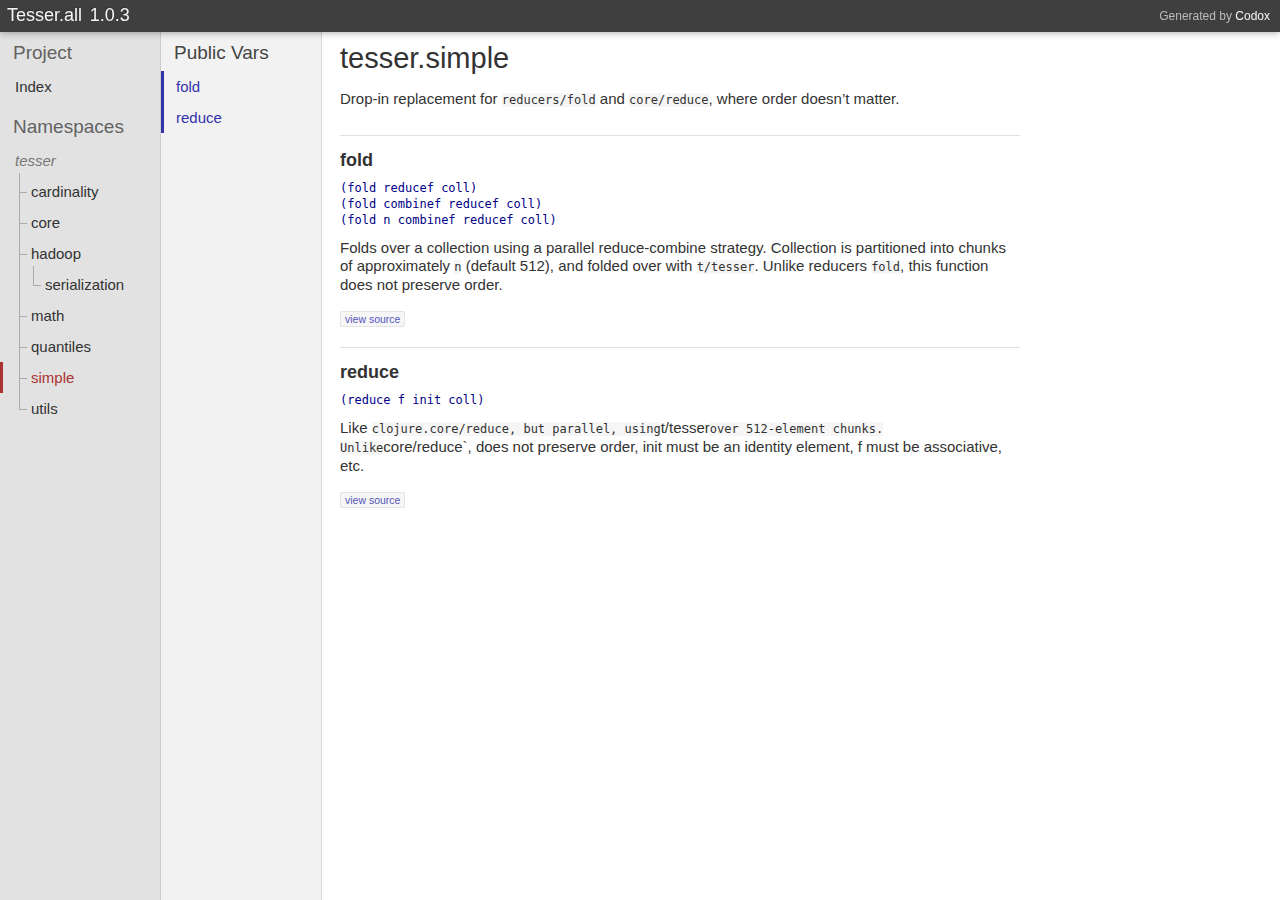
<file: tesser.simple.html>
<!DOCTYPE html PUBLIC ""
    "">
<html><head><meta charset="UTF-8" /><link href="css/default.css" rel="stylesheet" type="text/css" /><script src="js/jquery.min.js" type="text/javascript"></script><script src="js/page_effects.js" type="text/javascript"></script><script src="js/highlight.min.js" type="text/javascript"></script><link href="css/highlight.css" rel="stylesheet" type="text/css" /><script>hljs.initHighlightingOnLoad();</script><title>tesser.simple documentation</title></head><body><div id="header"><h2>Generated by <a href="https://github.com/weavejester/codox">Codox</a></h2><h1><a href="index.html"><span class="project-title"><span class="project-name">Tesser.all</span> <span class="project-version">1.0.3</span></span></a></h1></div><div class="sidebar primary"><h3 class="no-link"><span class="inner">Project</span></h3><ul class="index-link"><li class="depth-1 "><a href="index.html"><div class="inner">Index</div></a></li></ul><h3 class="no-link"><span class="inner">Namespaces</span></h3><ul><li class="depth-1"><div class="no-link"><div class="inner"><span class="tree"><span class="top"></span><span class="bottom"></span></span><span>tesser</span></div></div></li><li class="depth-2 branch"><a href="tesser.cardinality.html"><div class="inner"><span class="tree"><span class="top"></span><span class="bottom"></span></span><span>cardinality</span></div></a></li><li class="depth-2 branch"><a href="tesser.core.html"><div class="inner"><span class="tree"><span class="top"></span><span class="bottom"></span></span><span>core</span></div></a></li><li class="depth-2"><a href="tesser.hadoop.html"><div class="inner"><span class="tree"><span class="top"></span><span class="bottom"></span></span><span>hadoop</span></div></a></li><li class="depth-3"><a href="tesser.hadoop.serialization.html"><div class="inner"><span class="tree"><span class="top"></span><span class="bottom"></span></span><span>serialization</span></div></a></li><li class="depth-2 branch"><a href="tesser.math.html"><div class="inner"><span class="tree" style="top: -52px;"><span class="top" style="height: 61px;"></span><span class="bottom"></span></span><span>math</span></div></a></li><li class="depth-2 branch"><a href="tesser.quantiles.html"><div class="inner"><span class="tree"><span class="top"></span><span class="bottom"></span></span><span>quantiles</span></div></a></li><li class="depth-2 branch current"><a href="tesser.simple.html"><div class="inner"><span class="tree"><span class="top"></span><span class="bottom"></span></span><span>simple</span></div></a></li><li class="depth-2"><a href="tesser.utils.html"><div class="inner"><span class="tree"><span class="top"></span><span class="bottom"></span></span><span>utils</span></div></a></li></ul></div><div class="sidebar secondary"><h3><a href="#top"><span class="inner">Public Vars</span></a></h3><ul><li class="depth-1"><a href="tesser.simple.html#var-fold"><div class="inner"><span>fold</span></div></a></li><li class="depth-1"><a href="tesser.simple.html#var-reduce"><div class="inner"><span>reduce</span></div></a></li></ul></div><div class="namespace-docs" id="content"><h1 class="anchor" id="top">tesser.simple</h1><div class="doc"><div class="markdown"><p>Drop-in replacement for <code>reducers/fold</code> and <code>core/reduce</code>, where order doesn’t matter.</p></div></div><div class="public anchor" id="var-fold"><h3>fold</h3><div class="usage"><code>(fold reducef coll)</code><code>(fold combinef reducef coll)</code><code>(fold n combinef reducef coll)</code></div><div class="doc"><div class="markdown"><p>Folds over a collection using a parallel reduce-combine strategy. Collection is partitioned into chunks of approximately <code>n</code> (default 512), and folded over with <code>t/tesser</code>. Unlike reducers <code>fold</code>, this function does not preserve order.</p></div></div><div class="src-link"><a href="http://github.com/aphyr/tesser/blob/1.0.3/../core/src/tesser/simple.clj#L8">view source</a></div></div><div class="public anchor" id="var-reduce"><h3>reduce</h3><div class="usage"><code>(reduce f init coll)</code></div><div class="doc"><div class="markdown"><p>Like <code>clojure.core/reduce, but parallel, using</code>t/tesser<code>over 512-element
chunks. Unlike</code>core/reduce`, does not preserve order, init must be an identity element, f must be associative, etc.</p></div></div><div class="src-link"><a href="http://github.com/aphyr/tesser/blob/1.0.3/../core/src/tesser/simple.clj#L22">view source</a></div></div></div></body></html>
</file>
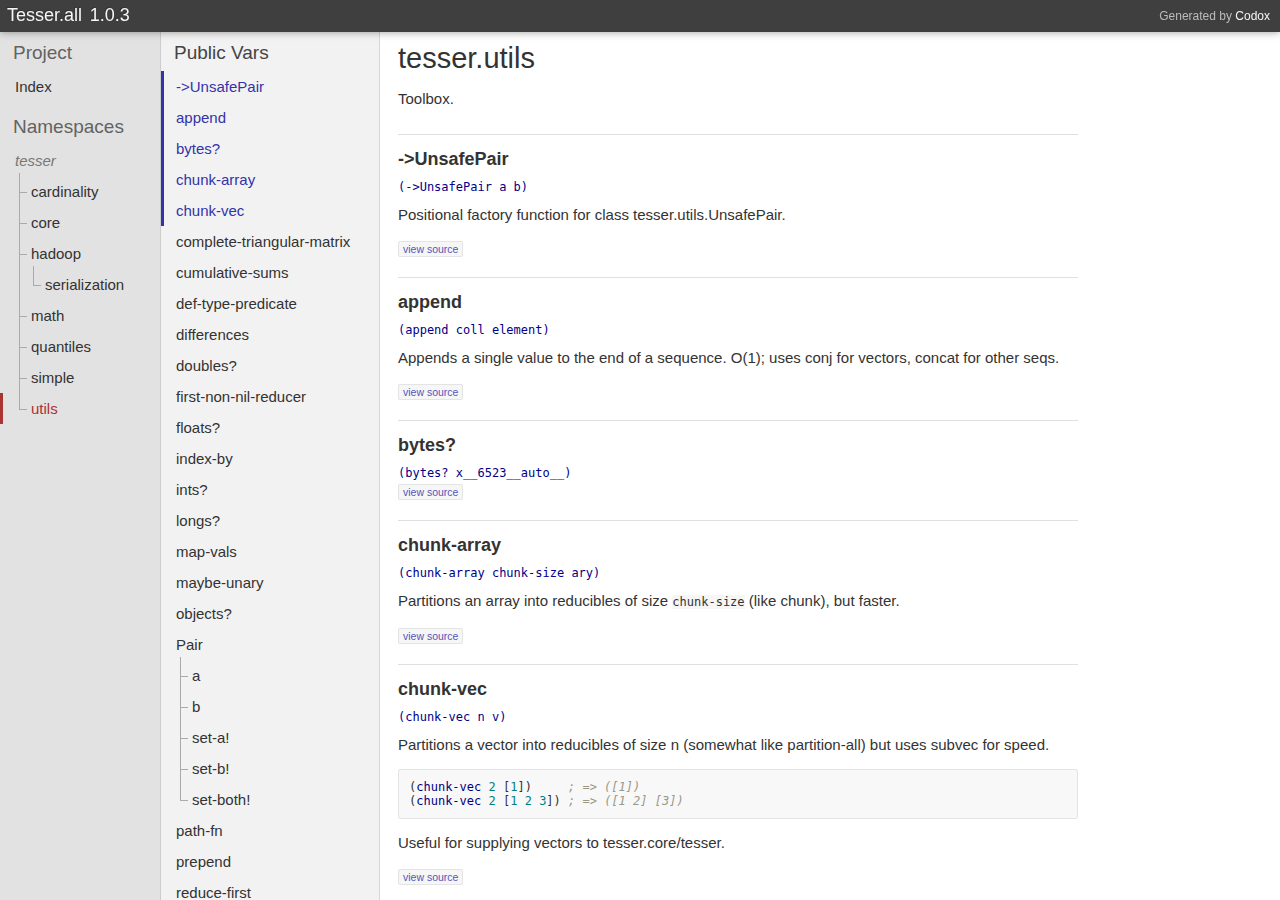
<file: tesser.utils.html>
<!DOCTYPE html PUBLIC ""
    "">
<html><head><meta charset="UTF-8" /><link href="css/default.css" rel="stylesheet" type="text/css" /><script src="js/jquery.min.js" type="text/javascript"></script><script src="js/page_effects.js" type="text/javascript"></script><script src="js/highlight.min.js" type="text/javascript"></script><link href="css/highlight.css" rel="stylesheet" type="text/css" /><script>hljs.initHighlightingOnLoad();</script><title>tesser.utils documentation</title></head><body><div id="header"><h2>Generated by <a href="https://github.com/weavejester/codox">Codox</a></h2><h1><a href="index.html"><span class="project-title"><span class="project-name">Tesser.all</span> <span class="project-version">1.0.3</span></span></a></h1></div><div class="sidebar primary"><h3 class="no-link"><span class="inner">Project</span></h3><ul class="index-link"><li class="depth-1 "><a href="index.html"><div class="inner">Index</div></a></li></ul><h3 class="no-link"><span class="inner">Namespaces</span></h3><ul><li class="depth-1"><div class="no-link"><div class="inner"><span class="tree"><span class="top"></span><span class="bottom"></span></span><span>tesser</span></div></div></li><li class="depth-2 branch"><a href="tesser.cardinality.html"><div class="inner"><span class="tree"><span class="top"></span><span class="bottom"></span></span><span>cardinality</span></div></a></li><li class="depth-2 branch"><a href="tesser.core.html"><div class="inner"><span class="tree"><span class="top"></span><span class="bottom"></span></span><span>core</span></div></a></li><li class="depth-2"><a href="tesser.hadoop.html"><div class="inner"><span class="tree"><span class="top"></span><span class="bottom"></span></span><span>hadoop</span></div></a></li><li class="depth-3"><a href="tesser.hadoop.serialization.html"><div class="inner"><span class="tree"><span class="top"></span><span class="bottom"></span></span><span>serialization</span></div></a></li><li class="depth-2 branch"><a href="tesser.math.html"><div class="inner"><span class="tree" style="top: -52px;"><span class="top" style="height: 61px;"></span><span class="bottom"></span></span><span>math</span></div></a></li><li class="depth-2 branch"><a href="tesser.quantiles.html"><div class="inner"><span class="tree"><span class="top"></span><span class="bottom"></span></span><span>quantiles</span></div></a></li><li class="depth-2 branch"><a href="tesser.simple.html"><div class="inner"><span class="tree"><span class="top"></span><span class="bottom"></span></span><span>simple</span></div></a></li><li class="depth-2 current"><a href="tesser.utils.html"><div class="inner"><span class="tree"><span class="top"></span><span class="bottom"></span></span><span>utils</span></div></a></li></ul></div><div class="sidebar secondary"><h3><a href="#top"><span class="inner">Public Vars</span></a></h3><ul><li class="depth-1"><a href="tesser.utils.html#var--.3EUnsafePair"><div class="inner"><span>-&gt;UnsafePair</span></div></a></li><li class="depth-1"><a href="tesser.utils.html#var-append"><div class="inner"><span>append</span></div></a></li><li class="depth-1"><a href="tesser.utils.html#var-bytes.3F"><div class="inner"><span>bytes?</span></div></a></li><li class="depth-1"><a href="tesser.utils.html#var-chunk-array"><div class="inner"><span>chunk-array</span></div></a></li><li class="depth-1"><a href="tesser.utils.html#var-chunk-vec"><div class="inner"><span>chunk-vec</span></div></a></li><li class="depth-1"><a href="tesser.utils.html#var-complete-triangular-matrix"><div class="inner"><span>complete-triangular-matrix</span></div></a></li><li class="depth-1"><a href="tesser.utils.html#var-cumulative-sums"><div class="inner"><span>cumulative-sums</span></div></a></li><li class="depth-1"><a href="tesser.utils.html#var-def-type-predicate"><div class="inner"><span>def-type-predicate</span></div></a></li><li class="depth-1"><a href="tesser.utils.html#var-differences"><div class="inner"><span>differences</span></div></a></li><li class="depth-1"><a href="tesser.utils.html#var-doubles.3F"><div class="inner"><span>doubles?</span></div></a></li><li class="depth-1"><a href="tesser.utils.html#var-first-non-nil-reducer"><div class="inner"><span>first-non-nil-reducer</span></div></a></li><li class="depth-1"><a href="tesser.utils.html#var-floats.3F"><div class="inner"><span>floats?</span></div></a></li><li class="depth-1"><a href="tesser.utils.html#var-index-by"><div class="inner"><span>index-by</span></div></a></li><li class="depth-1"><a href="tesser.utils.html#var-ints.3F"><div class="inner"><span>ints?</span></div></a></li><li class="depth-1"><a href="tesser.utils.html#var-longs.3F"><div class="inner"><span>longs?</span></div></a></li><li class="depth-1"><a href="tesser.utils.html#var-map-vals"><div class="inner"><span>map-vals</span></div></a></li><li class="depth-1"><a href="tesser.utils.html#var-maybe-unary"><div class="inner"><span>maybe-unary</span></div></a></li><li class="depth-1"><a href="tesser.utils.html#var-objects.3F"><div class="inner"><span>objects?</span></div></a></li><li class="depth-1"><a href="tesser.utils.html#var-Pair"><div class="inner"><span>Pair</span></div></a></li><li class="depth-2 branch"><a href="tesser.utils.html#var-a"><div class="inner"><span class="tree"><span class="top"></span><span class="bottom"></span></span><span>a</span></div></a></li><li class="depth-2 branch"><a href="tesser.utils.html#var-b"><div class="inner"><span class="tree"><span class="top"></span><span class="bottom"></span></span><span>b</span></div></a></li><li class="depth-2 branch"><a href="tesser.utils.html#var-set-a.21"><div class="inner"><span class="tree"><span class="top"></span><span class="bottom"></span></span><span>set-a!</span></div></a></li><li class="depth-2 branch"><a href="tesser.utils.html#var-set-b.21"><div class="inner"><span class="tree"><span class="top"></span><span class="bottom"></span></span><span>set-b!</span></div></a></li><li class="depth-2"><a href="tesser.utils.html#var-set-both.21"><div class="inner"><span class="tree"><span class="top"></span><span class="bottom"></span></span><span>set-both!</span></div></a></li><li class="depth-1"><a href="tesser.utils.html#var-path-fn"><div class="inner"><span>path-fn</span></div></a></li><li class="depth-1"><a href="tesser.utils.html#var-prepend"><div class="inner"><span>prepend</span></div></a></li><li class="depth-1"><a href="tesser.utils.html#var-reduce-first"><div class="inner"><span>reduce-first</span></div></a></li><li class="depth-1"><a href="tesser.utils.html#var-reducible-chunk"><div class="inner"><span>reducible-chunk</span></div></a></li><li class="depth-1"><a href="tesser.utils.html#var-reducible-slice"><div class="inner"><span>reducible-slice</span></div></a></li><li class="depth-1"><a href="tesser.utils.html#var-reducible-slice-bytes"><div class="inner"><span>reducible-slice-bytes</span></div></a></li><li class="depth-1"><a href="tesser.utils.html#var-reducible-slice-doubles"><div class="inner"><span>reducible-slice-doubles</span></div></a></li><li class="depth-1"><a href="tesser.utils.html#var-reducible-slice-floats"><div class="inner"><span>reducible-slice-floats</span></div></a></li><li class="depth-1"><a href="tesser.utils.html#var-reducible-slice-ints"><div class="inner"><span>reducible-slice-ints</span></div></a></li><li class="depth-1"><a href="tesser.utils.html#var-reducible-slice-longs"><div class="inner"><span>reducible-slice-longs</span></div></a></li><li class="depth-1"><a href="tesser.utils.html#var-reducible-slice-objects"><div class="inner"><span>reducible-slice-objects</span></div></a></li><li class="depth-1"><a href="tesser.utils.html#var-reducible-slice-shorts"><div class="inner"><span>reducible-slice-shorts</span></div></a></li><li class="depth-1"><a href="tesser.utils.html#var-scred"><div class="inner"><span>scred</span></div></a></li><li class="depth-1"><a href="tesser.utils.html#var-shorts.3F"><div class="inner"><span>shorts?</span></div></a></li><li class="depth-1"><a href="tesser.utils.html#var-successive-pairs"><div class="inner"><span>successive-pairs</span></div></a></li><li class="depth-1"><a href="tesser.utils.html#var-unsafe-pair"><div class="inner"><span>unsafe-pair</span></div></a></li><li class="depth-1"><a href="tesser.utils.html#var-var-.3Esym"><div class="inner"><span>var-&gt;sym</span></div></a></li></ul></div><div class="namespace-docs" id="content"><h1 class="anchor" id="top">tesser.utils</h1><div class="doc"><div class="markdown"><p>Toolbox.</p></div></div><div class="public anchor" id="var--.3EUnsafePair"><h3>-&gt;UnsafePair</h3><div class="usage"><code>(-&gt;UnsafePair a b)</code></div><div class="doc"><div class="markdown"><p>Positional factory function for class tesser.utils.UnsafePair.</p></div></div><div class="src-link"><a href="http://github.com/aphyr/tesser/blob/1.0.3/../core/src/tesser/utils.clj#L34">view source</a></div></div><div class="public anchor" id="var-append"><h3>append</h3><div class="usage"><code>(append coll element)</code></div><div class="doc"><div class="markdown"><p>Appends a single value to the end of a sequence. O(1); uses conj for vectors, concat for other seqs.</p></div></div><div class="src-link"><a href="http://github.com/aphyr/tesser/blob/1.0.3/../core/src/tesser/utils.clj#L18">view source</a></div></div><div class="public anchor" id="var-bytes.3F"><h3>bytes?</h3><div class="usage"><code>(bytes? x__6523__auto__)</code></div><div class="doc"><div class="markdown"></div></div><div class="src-link"><a href="http://github.com/aphyr/tesser/blob/1.0.3/../core/src/tesser/utils.clj#L178">view source</a></div></div><div class="public anchor" id="var-chunk-array"><h3>chunk-array</h3><div class="usage"><code>(chunk-array chunk-size ary)</code></div><div class="doc"><div class="markdown"><p>Partitions an array into reducibles of size <code>chunk-size</code> (like chunk), but faster.</p></div></div><div class="src-link"><a href="http://github.com/aphyr/tesser/blob/1.0.3/../core/src/tesser/utils.clj#L240">view source</a></div></div><div class="public anchor" id="var-chunk-vec"><h3>chunk-vec</h3><div class="usage"><code>(chunk-vec n v)</code></div><div class="doc"><div class="markdown"><p>Partitions a vector into reducibles of size n (somewhat like partition-all) but uses subvec for speed.</p>
<pre><code>(chunk-vec 2 [1])     ; =&gt; ([1])
(chunk-vec 2 [1 2 3]) ; =&gt; ([1 2] [3])
</code></pre>
<p>Useful for supplying vectors to tesser.core/tesser.</p></div></div><div class="src-link"><a href="http://github.com/aphyr/tesser/blob/1.0.3/../core/src/tesser/utils.clj#L255">view source</a></div></div><div class="public anchor" id="var-complete-triangular-matrix"><h3>complete-triangular-matrix</h3><div class="usage"><code>(complete-triangular-matrix m)</code></div><div class="doc"><div class="markdown"><p>Given a map of <code>[x y]</code> keys to values, returns a map where <em>both</em> <code>[x y]</code> and <code>[y x]</code> point to identical values. Useful for pairwise comparisons which compute triangular matrices but want to return a full matrix.</p></div></div><div class="src-link"><a href="http://github.com/aphyr/tesser/blob/1.0.3/../core/src/tesser/utils.clj#L114">view source</a></div></div><div class="public anchor" id="var-cumulative-sums"><h3>cumulative-sums</h3><div class="usage"><code>(cumulative-sums coll)</code><code>(cumulative-sums init coll)</code></div><div class="doc"><div class="markdown"><p>A seq of the cumulative sums of all elements in <code>coll</code>, starting at <code>init</code> or the first element of <code>coll</code> if <code>init</code> is not provided. If <code>differences</code> provides differentials, <code>cumulative-sums</code> provides integrals.</p>
<pre><code>(cumulative-sums 1 [1 2 1 -3])
; (1 2 4 5 2)
</code></pre></div></div><div class="src-link"><a href="http://github.com/aphyr/tesser/blob/1.0.3/../core/src/tesser/utils.clj#L72">view source</a></div></div><div class="public anchor" id="var-def-type-predicate"><h3>def-type-predicate</h3><h4 class="type">macro</h4><div class="usage"><code>(def-type-predicate name exemplar)</code></div><div class="doc"><div class="markdown"><p>Takes an instance of an object and defines a function that tests an object to see if its class is an instance of the exemplar’s.</p></div></div><div class="src-link"><a href="http://github.com/aphyr/tesser/blob/1.0.3/../core/src/tesser/utils.clj#L171">view source</a></div></div><div class="public anchor" id="var-differences"><h3>differences</h3><div class="usage"><code>(differences coll)</code></div><div class="doc"><div class="markdown"><p>A seq of the differences between successive elements in a collection. For example,</p>
<pre><code>(differences [1 2 4 5 2])
; (1 2 1 -3)
</code></pre></div></div><div class="src-link"><a href="http://github.com/aphyr/tesser/blob/1.0.3/../core/src/tesser/utils.clj#L61">view source</a></div></div><div class="public anchor" id="var-doubles.3F"><h3>doubles?</h3><div class="usage"><code>(doubles? x__6523__auto__)</code></div><div class="doc"><div class="markdown"></div></div><div class="src-link"><a href="http://github.com/aphyr/tesser/blob/1.0.3/../core/src/tesser/utils.clj#L183">view source</a></div></div><div class="public anchor" id="var-first-non-nil-reducer"><h3>first-non-nil-reducer</h3><div class="usage"><code>(first-non-nil-reducer _ x)</code></div><div class="doc"><div class="markdown"><p>A reducing function that simply returns the first non-nil element in the collection.</p></div></div><div class="src-link"><a href="http://github.com/aphyr/tesser/blob/1.0.3/../core/src/tesser/utils.clj#L121">view source</a></div></div><div class="public anchor" id="var-floats.3F"><h3>floats?</h3><div class="usage"><code>(floats? x__6523__auto__)</code></div><div class="doc"><div class="markdown"></div></div><div class="src-link"><a href="http://github.com/aphyr/tesser/blob/1.0.3/../core/src/tesser/utils.clj#L182">view source</a></div></div><div class="public anchor" id="var-index-by"><h3>index-by</h3><div class="usage"><code>(index-by f xs)</code></div><div class="doc"><div class="markdown"><p>Given an indexing function f and a collection of xs, return a map of (f x) -&gt; x.</p></div></div><div class="src-link"><a href="http://github.com/aphyr/tesser/blob/1.0.3/../core/src/tesser/utils.clj#L94">view source</a></div></div><div class="public anchor" id="var-ints.3F"><h3>ints?</h3><div class="usage"><code>(ints? x__6523__auto__)</code></div><div class="doc"><div class="markdown"></div></div><div class="src-link"><a href="http://github.com/aphyr/tesser/blob/1.0.3/../core/src/tesser/utils.clj#L180">view source</a></div></div><div class="public anchor" id="var-longs.3F"><h3>longs?</h3><div class="usage"><code>(longs? x__6523__auto__)</code></div><div class="doc"><div class="markdown"></div></div><div class="src-link"><a href="http://github.com/aphyr/tesser/blob/1.0.3/../core/src/tesser/utils.clj#L181">view source</a></div></div><div class="public anchor" id="var-map-vals"><h3>map-vals</h3><div class="usage"><code>(map-vals f m)</code></div><div class="doc"><div class="markdown"><p>Maps over a key-value map, returning a new map by transforming each value with (f v).</p></div></div><div class="src-link"><a href="http://github.com/aphyr/tesser/blob/1.0.3/../core/src/tesser/utils.clj#L84">view source</a></div></div><div class="public anchor" id="var-maybe-unary"><h3>maybe-unary</h3><div class="usage"><code>(maybe-unary f)</code></div><div class="doc"><div class="markdown"><p>Not all functions used in <code>tesser/fold</code> and <code>tesser/reduce</code> have a single-arity form. This takes a function <code>f</code> and returns a fn <code>g</code> such that <code>(g x)</code> is <code>(f x)</code> unless <code>(f x)</code> throws ArityException, in which case <code>(g
x)</code> returns just <code>x</code>.</p></div></div><div class="src-link"><a href="http://github.com/aphyr/tesser/blob/1.0.3/../core/src/tesser/utils.clj#L283">view source</a></div></div><div class="public anchor" id="var-objects.3F"><h3>objects?</h3><div class="usage"><code>(objects? x__6523__auto__)</code></div><div class="doc"><div class="markdown"></div></div><div class="src-link"><a href="http://github.com/aphyr/tesser/blob/1.0.3/../core/src/tesser/utils.clj#L184">view source</a></div></div><div class="public anchor" id="var-Pair"><h3>Pair</h3><h4 class="type">protocol</h4><div class="usage"></div><div class="doc"><div class="markdown"></div></div><div class="members"><h4>members</h4><div class="inner"><div class="public anchor" id="var-a"><h3>a</h3><div class="usage"><code>(a pair)</code></div><div class="doc"><div class="markdown"><p>Returns the first element in the Pair.</p></div></div></div><div class="public anchor" id="var-b"><h3>b</h3><div class="usage"><code>(b pair)</code></div><div class="doc"><div class="markdown"><p>Returns the second element in the Pair.</p></div></div></div><div class="public anchor" id="var-set-a.21"><h3>set-a!</h3><div class="usage"><code>(set-a! pair a')</code></div><div class="doc"><div class="markdown"><p>Set the first element in the Pair.</p></div></div></div><div class="public anchor" id="var-set-b.21"><h3>set-b!</h3><div class="usage"><code>(set-b! pair b')</code></div><div class="doc"><div class="markdown"><p>Set the second element in the Pair.</p></div></div></div><div class="public anchor" id="var-set-both.21"><h3>set-both!</h3><div class="usage"><code>(set-both! pair a' b')</code></div><div class="doc"><div class="markdown"><p>Set both the first and second element in the pair.</p></div></div></div></div></div><div class="src-link"><a href="http://github.com/aphyr/tesser/blob/1.0.3/../core/src/tesser/utils.clj#L27">view source</a></div></div><div class="public anchor" id="var-path-fn"><h3>path-fn</h3><div class="usage"><code>(path-fn path)</code></div><div class="doc"><div class="markdown"><p>Takes a path for get-in and converts it to a function that operates on associative structures.</p></div></div><div class="src-link"><a href="http://github.com/aphyr/tesser/blob/1.0.3/../core/src/tesser/utils.clj#L103">view source</a></div></div><div class="public anchor" id="var-prepend"><h3>prepend</h3><div class="usage"><code>(prepend coll element)</code></div><div class="doc"><div class="markdown"><p>Prepends a single value to the beginning of a sequence. O(1) for sequences using cons, O(n) for vectors. Returns a singleton vector when coll is nil.</p></div></div><div class="src-link"><a href="http://github.com/aphyr/tesser/blob/1.0.3/../core/src/tesser/utils.clj#L10">view source</a></div></div><div class="public anchor" id="var-reduce-first"><h3>reduce-first</h3><div class="usage"><code>(reduce-first reducible)</code></div><div class="doc"><div class="markdown"><p>clojure.core/first, but for for reducibles.</p></div></div><div class="src-link"><a href="http://github.com/aphyr/tesser/blob/1.0.3/../core/src/tesser/utils.clj#L127">view source</a></div></div><div class="public anchor" id="var-reducible-chunk"><h3>reducible-chunk</h3><div class="usage"><code>(reducible-chunk n coll)</code></div><div class="doc"><div class="markdown"><p>Like partition-all, but only emits reducibles. Faster for vectors and arrays. May return chunks of any reducible type. Useful for supplying colls to tesser.</p>
<pre><code>(-&gt;&gt; [1 2 3 4 5 6 7 8]
     (chunk 2)
     (map (partial into [])))
; =&gt; ([1 2] [3 4] [5 6] [7 8])
</code></pre></div></div><div class="src-link"><a href="http://github.com/aphyr/tesser/blob/1.0.3/../core/src/tesser/utils.clj#L268">view source</a></div></div><div class="public anchor" id="var-reducible-slice"><h3>reducible-slice</h3><h4 class="type">macro</h4><div class="usage"><code>(reducible-slice getter coll length offset)</code></div><div class="doc"><div class="markdown"><p>A reducible slice of an indexed collection. Expands into a reified CollReduce which uses <code>(getter coll ... i)</code> to return the <code>i</code>th element. Defined as a macro so we can do primitive agets, which are waaaay faster for arrays. Slice will have maximum length n, and starts at index i0.</p></div></div><div class="src-link"><a href="http://github.com/aphyr/tesser/blob/1.0.3/../core/src/tesser/utils.clj#L186">view source</a></div></div><div class="public anchor" id="var-reducible-slice-bytes"><h3>reducible-slice-bytes</h3><div class="usage"><code>(reducible-slice-bytes ary chunk-size offset)</code></div><div class="doc"><div class="markdown"></div></div><div class="src-link"><a href="http://github.com/aphyr/tesser/blob/1.0.3/../core/src/tesser/utils.clj#L212">view source</a></div></div><div class="public anchor" id="var-reducible-slice-doubles"><h3>reducible-slice-doubles</h3><div class="usage"><code>(reducible-slice-doubles ary chunk-size offset)</code></div><div class="doc"><div class="markdown"></div></div><div class="src-link"><a href="http://github.com/aphyr/tesser/blob/1.0.3/../core/src/tesser/utils.clj#L232">view source</a></div></div><div class="public anchor" id="var-reducible-slice-floats"><h3>reducible-slice-floats</h3><div class="usage"><code>(reducible-slice-floats ary chunk-size offset)</code></div><div class="doc"><div class="markdown"></div></div><div class="src-link"><a href="http://github.com/aphyr/tesser/blob/1.0.3/../core/src/tesser/utils.clj#L228">view source</a></div></div><div class="public anchor" id="var-reducible-slice-ints"><h3>reducible-slice-ints</h3><div class="usage"><code>(reducible-slice-ints ary chunk-size offset)</code></div><div class="doc"><div class="markdown"></div></div><div class="src-link"><a href="http://github.com/aphyr/tesser/blob/1.0.3/../core/src/tesser/utils.clj#L220">view source</a></div></div><div class="public anchor" id="var-reducible-slice-longs"><h3>reducible-slice-longs</h3><div class="usage"><code>(reducible-slice-longs ary chunk-size offset)</code></div><div class="doc"><div class="markdown"></div></div><div class="src-link"><a href="http://github.com/aphyr/tesser/blob/1.0.3/../core/src/tesser/utils.clj#L224">view source</a></div></div><div class="public anchor" id="var-reducible-slice-objects"><h3>reducible-slice-objects</h3><div class="usage"><code>(reducible-slice-objects ary chunk-size offset)</code></div><div class="doc"><div class="markdown"></div></div><div class="src-link"><a href="http://github.com/aphyr/tesser/blob/1.0.3/../core/src/tesser/utils.clj#L236">view source</a></div></div><div class="public anchor" id="var-reducible-slice-shorts"><h3>reducible-slice-shorts</h3><div class="usage"><code>(reducible-slice-shorts ary chunk-size offset)</code></div><div class="doc"><div class="markdown"></div></div><div class="src-link"><a href="http://github.com/aphyr/tesser/blob/1.0.3/../core/src/tesser/utils.clj#L216">view source</a></div></div><div class="public anchor" id="var-scred"><h3>scred</h3><h4 class="type">macro</h4><div class="usage"><code>(scred rfn-name expr)</code></div><div class="doc"><div class="markdown"><p>Helper for short-circuiting nested reduction functions which can emit reduced values. Given the name of a function that could emit a reduced value, and an expression:</p>
<pre><code>(scred rfn [1 (rfn x y)])
</code></pre>
<p>Expands to code that converts the expression to a reduced value whenever the underlying function emits a reduced value:</p>
<pre><code>(let [acc (rfn x y)]
  (if (reduced? acc)
    (let [acc @acc] (reduced [1 acc]))
    [1 acc]))
</code></pre>
<p>scred does not interpret lexical scope, so don’t rebind rfn in expr. Uses prewalk, so the outermost fn is where scred will cut out an expr. Keep this as simple as possible, haha.</p></div></div><div class="src-link"><a href="http://github.com/aphyr/tesser/blob/1.0.3/../core/src/tesser/utils.clj#L132">view source</a></div></div><div class="public anchor" id="var-shorts.3F"><h3>shorts?</h3><div class="usage"><code>(shorts? x__6523__auto__)</code></div><div class="doc"><div class="markdown"></div></div><div class="src-link"><a href="http://github.com/aphyr/tesser/blob/1.0.3/../core/src/tesser/utils.clj#L179">view source</a></div></div><div class="public anchor" id="var-successive-pairs"><h3>successive-pairs</h3><div class="usage"><code>(successive-pairs coll)</code><code>(successive-pairs prev coll)</code></div><div class="doc"><div class="markdown"><p>A much faster version of (partition 2 1 coll) which generates vectors, not lazy seqs.</p></div></div><div class="src-link"><a href="http://github.com/aphyr/tesser/blob/1.0.3/../core/src/tesser/utils.clj#L51">view source</a></div></div><div class="public anchor" id="var-unsafe-pair"><h3>unsafe-pair</h3><div class="usage"><code>(unsafe-pair)</code><code>(unsafe-pair a b)</code></div><div class="doc"><div class="markdown"><p>Constructs a new unsynchronized mutable pair object, suitable for single-threaded mutation.</p></div></div><div class="src-link"><a href="http://github.com/aphyr/tesser/blob/1.0.3/../core/src/tesser/utils.clj#L45">view source</a></div></div><div class="public anchor" id="var-var-.3Esym"><h3>var-&gt;sym</h3><div class="usage"><code>(var-&gt;sym v)</code></div><div class="doc"><div class="markdown"><p>Converts a var to fully qualified symbol.</p></div></div><div class="src-link"><a href="http://github.com/aphyr/tesser/blob/1.0.3/../core/src/tesser/utils.clj#L109">view source</a></div></div></div></body></html>
</file>
<file: css/default.css>
body {
    font-family: Helvetica, Arial, sans-serif;
    font-size: 15px;
}

pre, code {
    font-family: Monaco, DejaVu Sans Mono, Consolas, monospace;
    font-size: 9pt;
    margin: 15px 0;
}

h1 {
    font-weight: normal;
    font-size: 29px;
    margin: 10px 0 2px 0;
    padding: 0;
}

h2 {
    font-weight: normal;
    font-size: 25px;
}

.document h1, .namespace-index h1 {
    font-size: 32px;
    margin-top: 12px;
}

#header, #content, .sidebar {
    position: fixed;
}

#header {
    top: 0;
    left: 0;
    right: 0;
    height: 22px;
    color: #f5f5f5;
    padding: 5px 7px;
}

#content {
    top: 32px;
    right: 0;
    bottom: 0;
    overflow: auto;
    background: #fff;
    color: #333;
    padding: 0 18px;
}

.sidebar {
    position: fixed;
    top: 32px;
    bottom: 0;
    overflow: auto;
}

.sidebar.primary {
    background: #e2e2e2;
    border-right: solid 1px #cccccc;
    left: 0;
    width: 250px;
}

.sidebar.secondary {
    background: #f2f2f2;
    border-right: solid 1px #d7d7d7;
    left: 251px;
    width: 200px;
}

#content.namespace-index, #content.document {
    left: 251px;
}

#content.namespace-docs {
    left: 452px;
}

#content.document {
    padding-bottom: 10%;
}

#header {
    background: #3f3f3f;
    box-shadow: 0 0 8px rgba(0, 0, 0, 0.4);
    z-index: 100;
}

#header h1 {
    margin: 0;
    padding: 0;
    font-size: 18px;
    font-weight: lighter;
    text-shadow: -1px -1px 0px #333;
}

#header h1 .project-version {
    font-weight: normal;
}

.project-version {
    padding-left: 0.15em;
}

#header a, .sidebar a {
    display: block;
    text-decoration: none;
}

#header a {
    color: #f5f5f5;
}

.sidebar a {
    color: #333;
}

#header h2 {
    float: right;
    font-size: 9pt;
    font-weight: normal;
    margin: 4px 3px;
    padding: 0;
    color: #bbb;
}

#header h2 a {
    display: inline;
}

.sidebar h3 {
    margin: 0;
    padding: 10px 13px 0 13px;
    font-size: 19px;
    font-weight: lighter;
}

.sidebar h3 a {
    color: #444;
}

.sidebar h3.no-link {
    color: #636363;
}

.sidebar ul {
    padding: 7px 0 6px 0;
    margin: 0;
}

.sidebar ul.index-link {
    padding-bottom: 4px;
}

.sidebar li {
    display: block;
    vertical-align: middle;
}

.sidebar li a, .sidebar li .no-link {
    border-left: 3px solid transparent;
    padding: 0 10px;
    white-space: nowrap;
}

.sidebar li .no-link {
    display: block;
    color: #777;
    font-style: italic;
}

.sidebar li .inner {
    display: inline-block;
    padding-top: 7px;
    height: 24px;
}

.sidebar li a, .sidebar li .tree {
    height: 31px;
}

.depth-1 .inner { padding-left: 2px; }
.depth-2 .inner { padding-left: 6px; }
.depth-3 .inner { padding-left: 20px; }
.depth-4 .inner { padding-left: 34px; }
.depth-5 .inner { padding-left: 48px; }
.depth-6 .inner { padding-left: 62px; }

.sidebar li .tree {
    display: block;
    float: left;
    position: relative;
    top: -10px;
    margin: 0 4px 0 0;
    padding: 0;
}

.sidebar li.depth-1 .tree {
    display: none;
}

.sidebar li .tree .top, .sidebar li .tree .bottom {
    display: block;
    margin: 0;
    padding: 0;
    width: 7px;
}

.sidebar li .tree .top {
    border-left: 1px solid #aaa;
    border-bottom: 1px solid #aaa;
    height: 19px;
}

.sidebar li .tree .bottom {
    height: 22px;
}

.sidebar li.branch .tree .bottom {
    border-left: 1px solid #aaa;
}

.sidebar.primary li.current a {
    border-left: 3px solid #a33;
    color: #a33;
}

.sidebar.secondary li.current a {
    border-left: 3px solid #33a;
    color: #33a;
}

.namespace-index h2 {
    margin: 30px 0 0 0;
}

.namespace-index h3 {
    font-size: 16px;
    font-weight: bold;
    margin-bottom: 0;
}

.namespace-index .topics {
    padding-left: 30px;
    margin: 11px 0 0 0;
}

.namespace-index .topics li {
    padding: 5px 0;
}

.namespace-docs h3 {
    font-size: 18px;
    font-weight: bold;
}

.public h3 {
    margin: 0;
    float: left;
}

.usage {
    clear: both;
}

.public {
    margin: 0;
    border-top: 1px solid #e0e0e0;
    padding-top: 14px;
    padding-bottom: 6px;
}

.public:last-child {
    margin-bottom: 20%;
}

.members .public:last-child {
    margin-bottom: 0;
}

.members {
    margin: 15px 0;
}

.members h4 {
    color: #555;
    font-weight: normal;
    font-variant: small-caps;
    margin: 0 0 5px 0;
}

.members .inner {
    padding-top: 5px;
    padding-left: 12px;
    margin-top: 2px;
    margin-left: 7px;
    border-left: 1px solid #bbb;
}

#content .members .inner h3 {
    font-size: 12pt;
}

.members .public {
    border-top: none;
    margin-top: 0;
    padding-top: 6px;
    padding-bottom: 0;
}

.members .public:first-child {
    padding-top: 0;
}

h4.type,
h4.dynamic,
h4.added,
h4.deprecated {
    float: left;
    margin: 3px 10px 15px 0;
    font-size: 15px;
    font-weight: bold;
    font-variant: small-caps;
}

.public h4.type,
.public h4.dynamic,
.public h4.added,
.public h4.deprecated {
    font-size: 13px;
    font-weight: bold;
    margin: 3px 0 0 10px;
}

.members h4.type,
.members h4.added,
.members h4.deprecated {
    margin-top: 1px;
}

h4.type {
    color: #717171;
}

h4.dynamic {
    color: #9933aa;
}

h4.added {
    color: #508820;
}

h4.deprecated {
    color: #880000;
}

.namespace {
    margin-bottom: 30px;
}

.namespace:last-child {
    margin-bottom: 10%;
}

.index {
    padding: 0;
    font-size: 80%;
    margin: 15px 0;
    line-height: 16px;
}

.index * {
    display: inline;
}

.index p {
    padding-right: 3px;
}

.index li {
    padding-right: 5px;
}

.index ul {
    padding-left: 0;
}

.type-sig {
    clear: both;
    color: #088;
}

.type-sig pre {
    padding-top: 10px;
    margin: 0;
}

.usage code {
    display: block;
    color: #008;
    margin: 2px 0;
}

.usage code:first-child {
    padding-top: 10px;
}

p {
    margin: 15px 0;
}

.public p:first-child, .public pre.plaintext {
    margin-top: 12px;
}

.doc {
    margin: 0 0 26px 0;
    clear: both;
}

.public .doc {
    margin: 0;
}

.namespace-index .doc {
    margin-bottom: 20px;
}

.namespace-index .namespace .doc {
    margin-bottom: 10px;
}

.markdown p, .markdown li, .markdown dt, .markdown dd, .markdown td {
    line-height: 18px;
}

.markdown h2 {
    font-weight: normal;
    font-size: 25px;
}

#content .markdown h3 {
    font-size: 20px;
}

.markdown h4 {
    font-size: 15px;
}

.doc, .public, .namespace .index {
    max-width: 680px;
    overflow-x: visible;
}

.markdown pre > code {
    display: block;
    padding: 10px;
}

.markdown pre > code, .src-link a {
    border: 1px solid #e4e4e4;
    border-radius: 2px;
}

.markdown code:not(.hljs), .src-link a {
    background: #f6f6f6;
}

pre.deps {
    display: inline-block;
    margin: 0 10px;
    border: 1px solid #e4e4e4;
    border-radius: 2px;
    padding: 10px;
    background-color: #f6f6f6;
}

.markdown hr {
    border-style: solid;
    border-top: none;
    color: #ccc;
}

.doc ul, .doc ol {
    padding-left: 30px;
}

.doc table {
    border-collapse: collapse;
    margin: 0 10px;
}

.doc table td, .doc table th {
    border: 1px solid #dddddd;
    padding: 4px 6px;
}

.doc table th {
    background: #f2f2f2;
}

.doc dl {
    margin: 0 10px 20px 10px;
}

.doc dl dt {
    font-weight: bold;
    margin: 0;
    padding: 3px 0;
    border-bottom: 1px solid #ddd;
}

.doc dl dd {
    padding: 5px 0;
    margin: 0 0 5px 10px;
}

.doc abbr {
    border-bottom: 1px dotted #333;
    font-variant: none;
    cursor: help;
}

.src-link {
    margin-bottom: 15px;
}

.src-link a {
    font-size: 70%;
    padding: 1px 4px;
    text-decoration: none;
    color: #5555bb;
}
</file>
<file: css/highlight.css>
/*
github.com style (c) Vasily Polovnyov <vast@whiteants.net>
*/

.hljs {
  display: block;
  overflow-x: auto;
  padding: 0.5em;
  color: #333;
  background: #f8f8f8;
}

.hljs-comment,
.hljs-quote {
  color: #998;
  font-style: italic;
}

.hljs-keyword,
.hljs-selector-tag,
.hljs-subst {
  color: #333;
  font-weight: bold;
}

.hljs-number,
.hljs-literal,
.hljs-variable,
.hljs-template-variable,
.hljs-tag .hljs-attr {
  color: #008080;
}

.hljs-string,
.hljs-doctag {
  color: #d14;
}

.hljs-title,
.hljs-section,
.hljs-selector-id {
  color: #900;
  font-weight: bold;
}

.hljs-subst {
  font-weight: normal;
}

.hljs-type,
.hljs-class .hljs-title {
  color: #458;
  font-weight: bold;
}

.hljs-tag,
.hljs-name,
.hljs-attribute {
  color: #000080;
  font-weight: normal;
}

.hljs-regexp,
.hljs-link {
  color: #009926;
}

.hljs-symbol,
.hljs-bullet {
  color: #990073;
}

.hljs-built_in,
.hljs-builtin-name {
  color: #0086b3;
}

.hljs-meta {
  color: #999;
  font-weight: bold;
}

.hljs-deletion {
  background: #fdd;
}

.hljs-addition {
  background: #dfd;
}

.hljs-emphasis {
  font-style: italic;
}

.hljs-strong {
  font-weight: bold;
}
</file>
